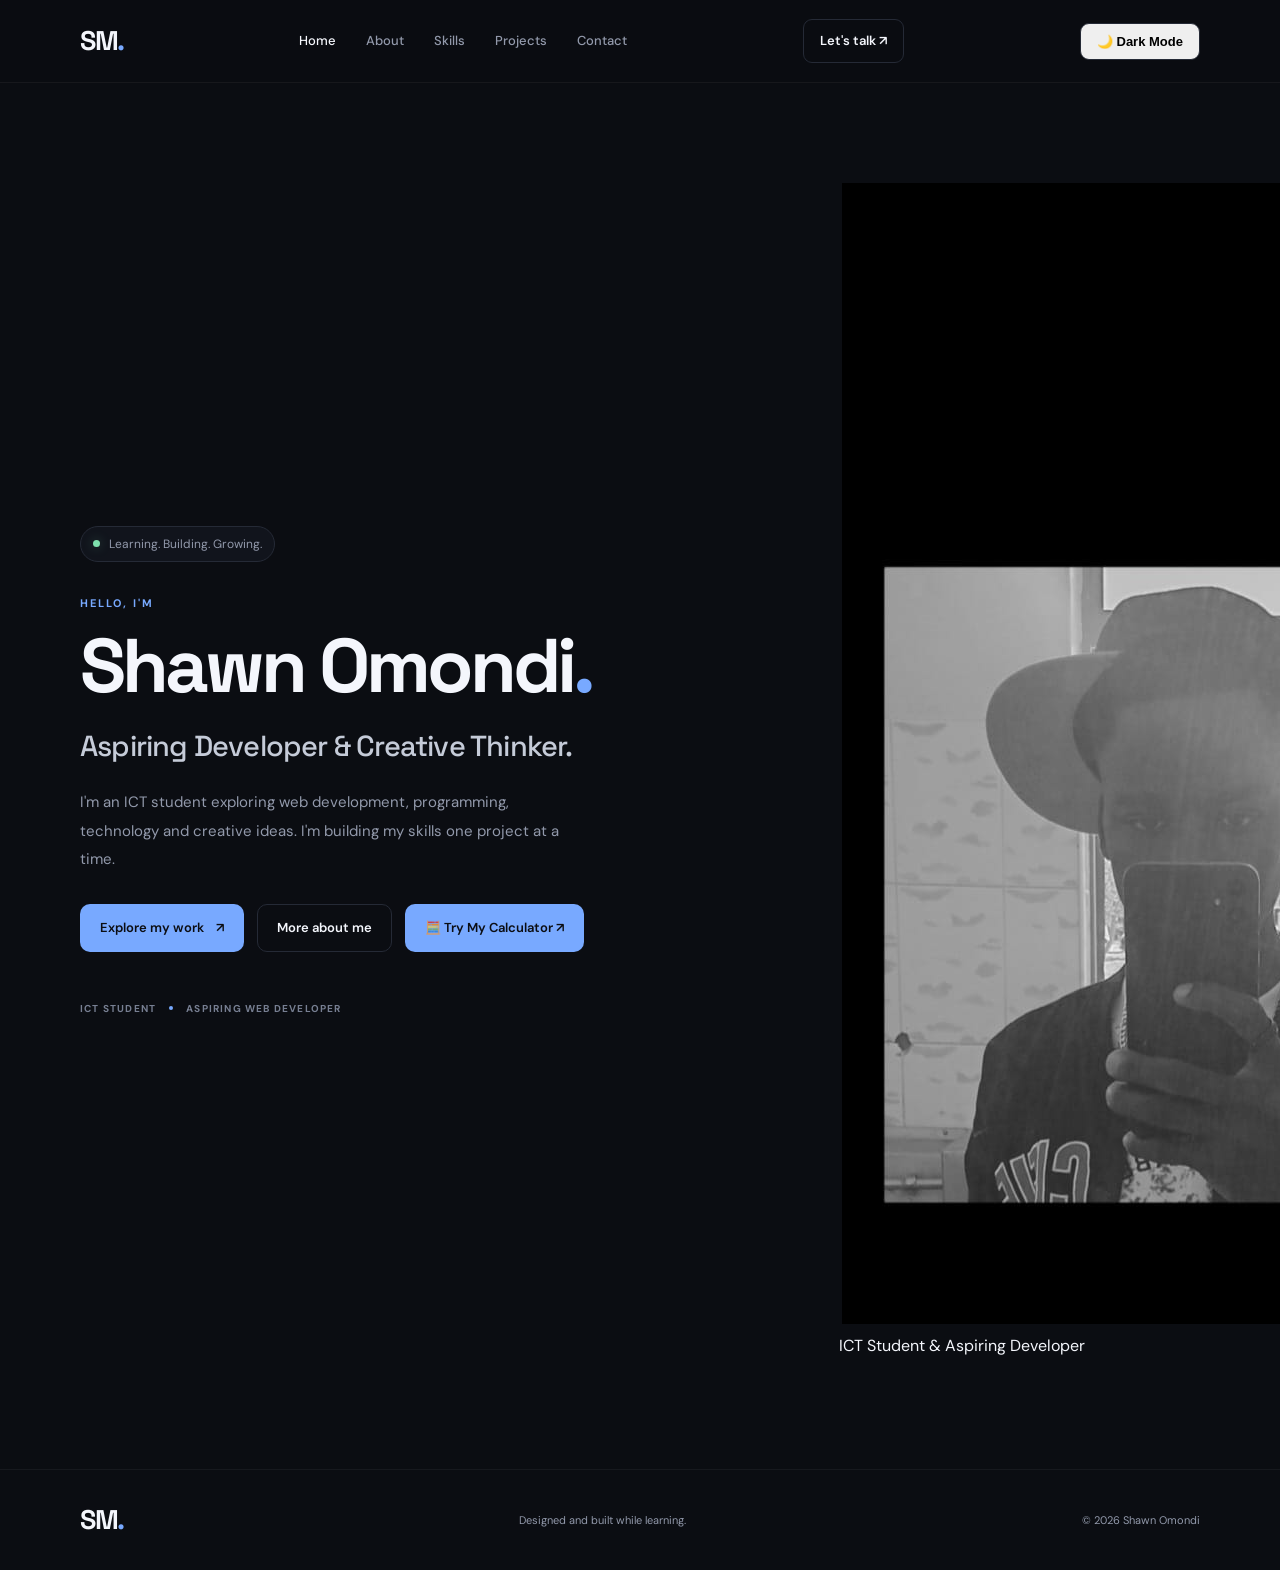
<file: index.html>
<!DOCTYPE html>
<html lang="en">
<head>
    <meta charset="UTF-8">
    <meta name="viewport" content="width=device-width, initial-scale=1.0">

    <meta name="description"
          content="Welcome to Shawn Omondi's personal portfolio.">

    <title>Home | Shawn Omondi</title>

    <link rel="preconnect" href="https://fonts.googleapis.com">
    <link rel="preconnect" href="https://fonts.gstatic.com" crossorigin>

    <link href="https://fonts.googleapis.com/css2?family=DM+Sans:wght@400;500;600;700&family=Space+Grotesk:wght@400;500;600;700&display=swap"
          rel="stylesheet">

    <link rel="stylesheet" href="style.css">
</head>

<body>

    <!-- Website navigation -->
    <header class="header">
        <nav class="navbar container" aria-label="Main navigation">

            <a href="index.html" class="logo">
                SM<span>.</span>
            </a>

            <div class="nav-links">
                <a href="index.html" class="nav-link active">Home</a>
                <a href="about.html" class="nav-link">About</a>
                <a href="skills.html" class="nav-link">Skills</a>
                <a href="projects.html" class="nav-link">Projects</a>
                <a href="contact.html" class="nav-link">Contact</a>
            </div>

            <a href="contact.html" class="nav-button">Let's talk ↗</a>
            <button type="button" id="theme-toggle" class="nav-button">
    🌙 Dark Mode
        </button>

        </nav>
    </header>


    <!-- Main homepage content -->
    <main>

        <section class="hero container" id="home">

            <div class="hero-content">

                <div class="availability">
                    <span class="status-dot"></span>
                    Learning. Building. Growing.
                </div>

                <p class="eyebrow">HELLO, I'M</p>

                <h1>
                    Shawn Omondi<span class="accent">.</span>
                </h1>

                <h2>
                    Aspiring Developer &amp; Creative Thinker.
                </h2>

                <p class="hero-description">
                    I'm an ICT student exploring web development,
                    programming, technology and creative ideas.
                    I'm building my skills one project at a time.
                </p>

                
            <div class="hero-actions">

                <a href="projects.html" class="button button-primary">
                    Explore my work <span>↗</span>
                </a>

                <a href="about.html" class="button button-secondary">
                    More about me
                </a>

                <a href="calculator.html" class="button button-primary">
                    🧮 Try My Calculator ↗
                </a>

            </div>



                <div class="hero-footer">
                    <span>ICT STUDENT</span>
                    <span class="footer-divider"></span>
                    <span>ASPIRING WEB DEVELOPER</span>
                </div>

            </div>


            <!-- Decorative visual -->
          <!-- Profile picture section -->
<div class="hero-visual profile-visual">

    <div class="profile-glow"></div>

    <div class="profile-image-container">

        <img
            src="shawn%20omondi.jpeg"
            alt="Profile picture of Shawn Omondi"
            class="profile-image"
        >

    </div>

    <div class="profile-badge">
        <span class="status-dot"></span>
        ICT Student &amp; Aspiring Developer
    </div>



</div> 

            </div>

        </section>

    </main>


    <!-- Website footer -->
    <footer class="footer">

        <div class="container footer-content">

            <a href="index.html" class="logo">
                SM<span>.</span>
            </a>

            <p>Designed and built while learning.</p>

            <p>&copy; 2026 Shawn Omondi</p>

        </div>

    </footer>

    <script src="coding-lessons/dark-mode.js"></script>
</body>
</html>
</file>
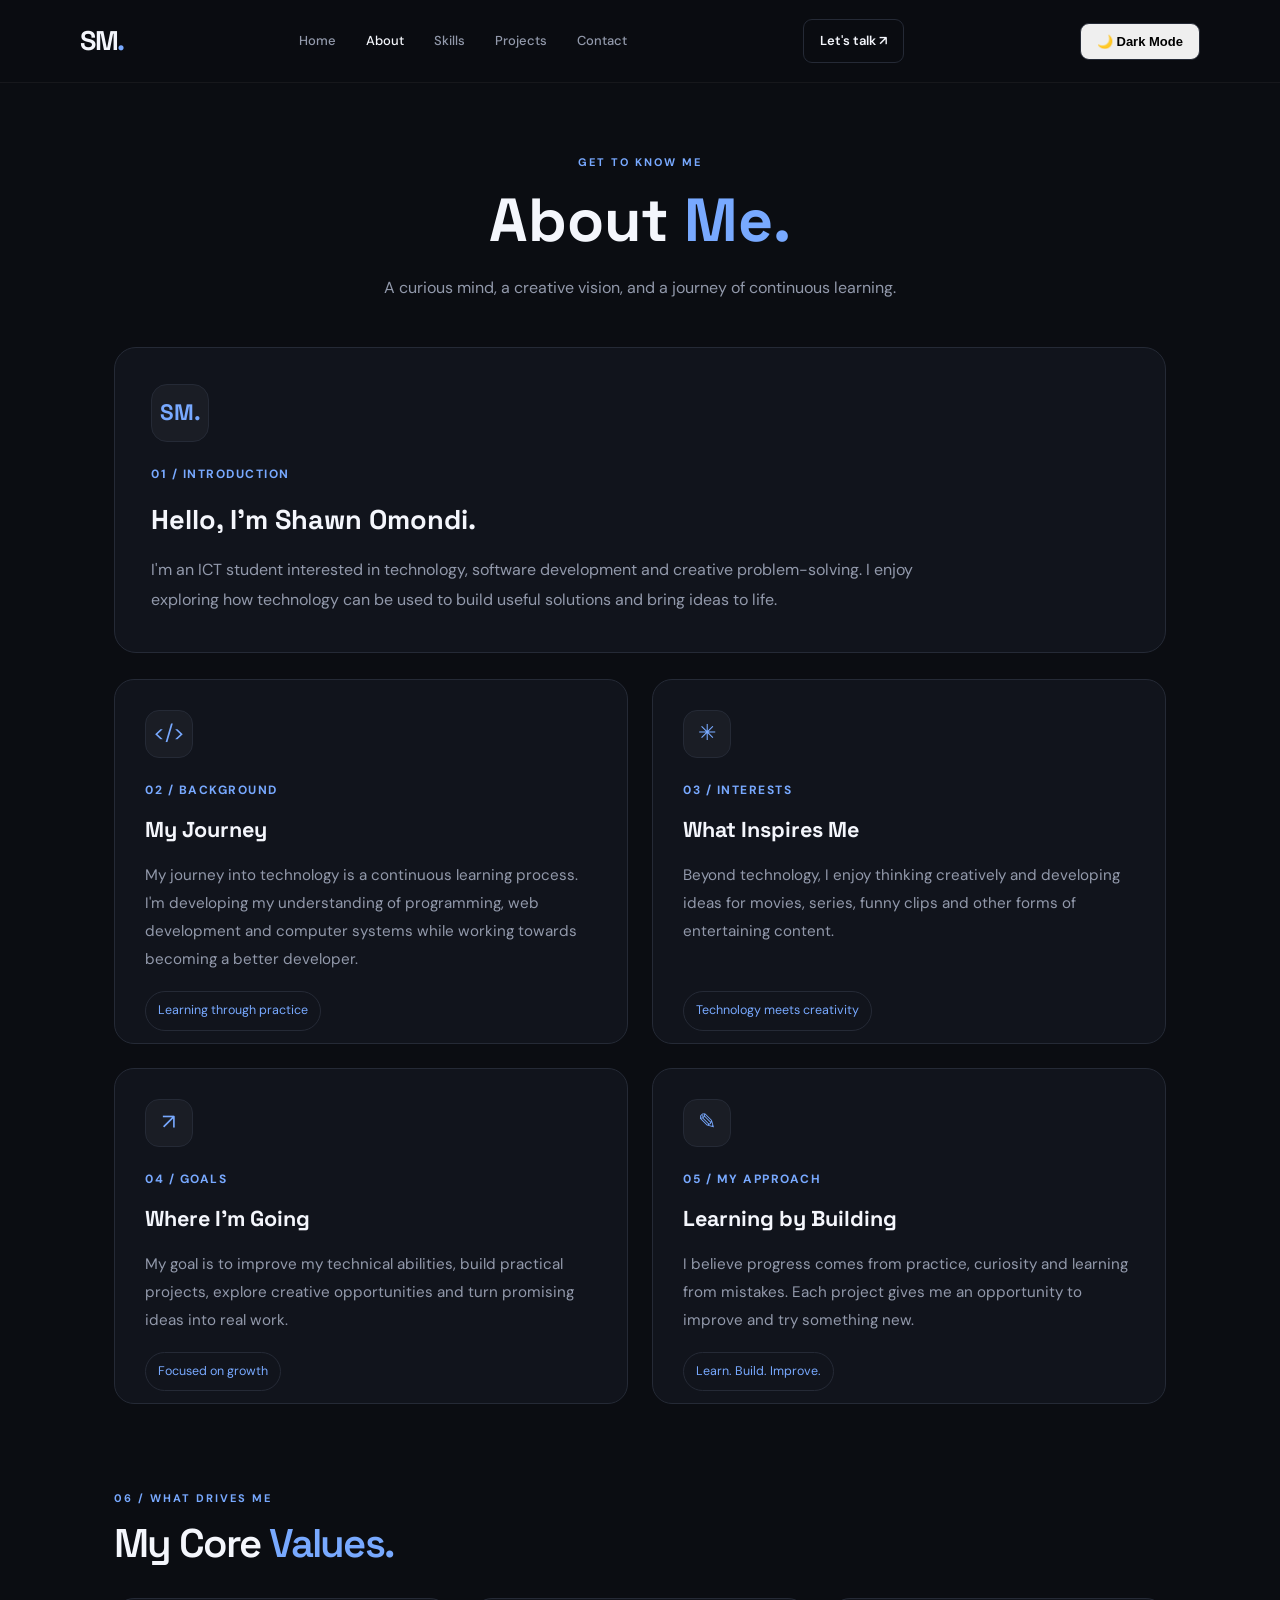
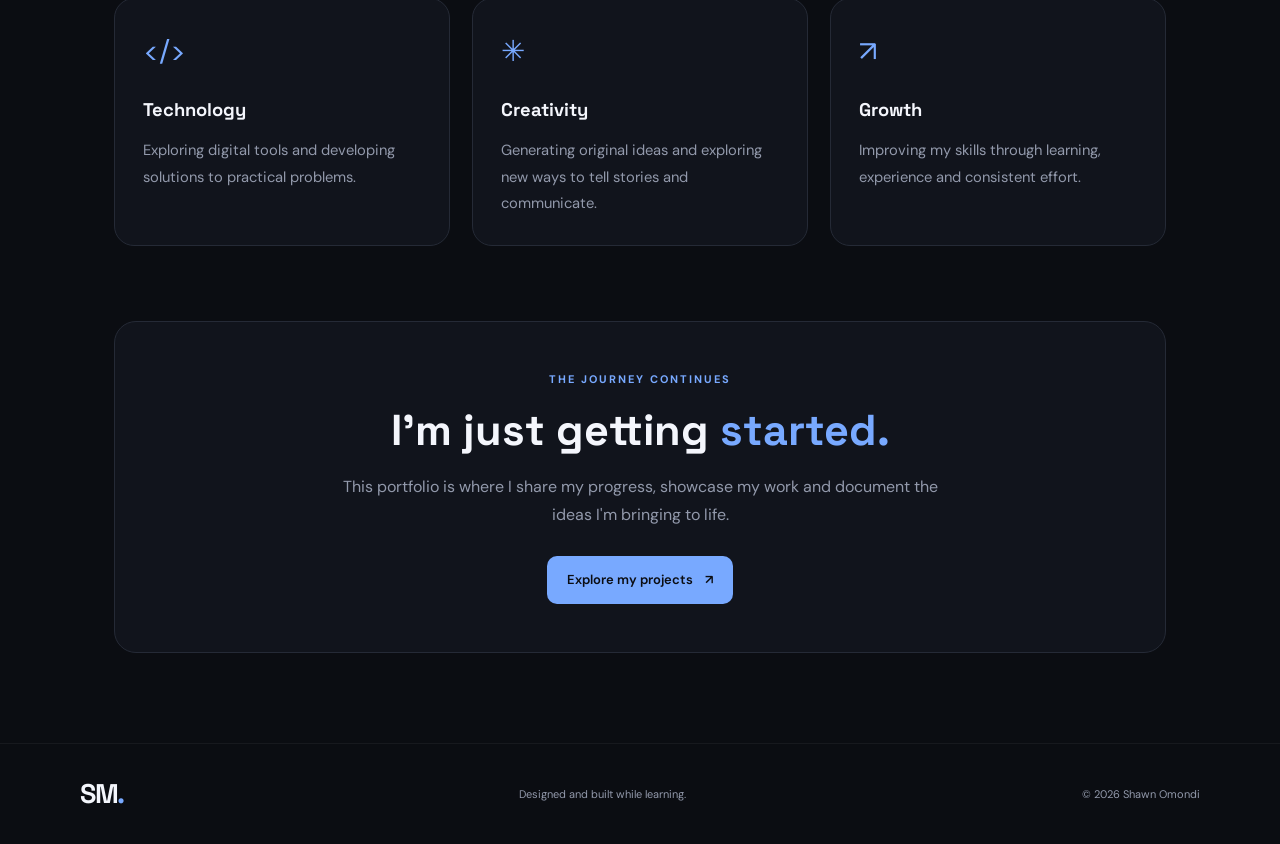
<file: about.html>
<!DOCTYPE html>
<html lang="en">

<head>
    <meta charset="UTF-8">
    <meta name="viewport" content="width=device-width, initial-scale=1.0">

    <meta name="description"
          content="Learn more about Shawn Omondi, an ICT student, aspiring developer and creative thinker.">

    <title>About | Shawn Omondi</title>

    <!-- Google Fonts -->
    <link rel="preconnect" href="https://fonts.googleapis.com">
    <link rel="preconnect" href="https://fonts.gstatic.com" crossorigin>

    <link href="https://fonts.googleapis.com/css2?family=DM+Sans:wght@400;500;600;700&family=Space+Grotesk:wght@400;500;600;700&display=swap"
          rel="stylesheet">

    <!-- Shared stylesheet -->
    <link rel="stylesheet" href="style.css">
</head>

<body>

    <!-- Website navigation -->
    <header class="header">

        <nav class="navbar container" aria-label="Main navigation">

            <a href="index.html" class="logo">
                SM<span>.</span>
            </a>

            <div class="nav-links">
                <a href="index.html" class="nav-link">Home</a>
                <a href="about.html" class="nav-link active">About</a>
                <a href="skills.html" class="nav-link">Skills</a>
                <a href="projects.html" class="nav-link">Projects</a>
                <a href="contact.html" class="nav-link">Contact</a>
            </div>

            <a href="contact.html" class="nav-button">Let's talk ↗</a>
           <button type="button" id="theme-toggle" class="nav-button">
    🌙 Dark Mode
        </button>

        </nav>

    </header>


    <!-- Main About page -->
    <main>

        <section class="about-section container">

            <!-- Page heading -->
            <div class="about-heading">

                <p class="eyebrow">GET TO KNOW ME</p>

                <h1>
                    About <span class="accent">Me.</span>
                </h1>

                <p class="about-intro">
                    A curious mind, a creative vision, and a journey
                    of continuous learning.
                </p>

            </div>


            <!-- Introduction card -->
            <section class="about-main-card">

                <div class="about-card-icon">SM<span>.</span></div>

                <p class="eyebrow">01 / INTRODUCTION</p>

                <h2>Hello, I'm Shawn Omondi.</h2>

                <p>
                    I'm an ICT student interested in technology,
                    software development and creative problem-solving.
                    I enjoy exploring how technology can be used to
                    build useful solutions and bring ideas to life.
                </p>

            </section>


            <!-- Background and interests cards -->
            <div class="about-grid">

                <!-- Background card -->
                <article class="about-info-card">

                    <div class="about-info-icon">&lt;/&gt;</div>

                    <p class="eyebrow">02 / BACKGROUND</p>

                    <h2>My Journey</h2>

                    <p>
                        My journey into technology is a continuous
                        learning process. I'm developing my
                        understanding of programming, web development
                        and computer systems while working towards
                        becoming a better developer.
                    </p>

                    <span class="about-card-label">
                        Learning through practice
                    </span>

                </article>


                <!-- Interests card -->
                <article class="about-info-card">

                    <div class="about-info-icon">✳</div>

                    <p class="eyebrow">03 / INTERESTS</p>

                    <h2>What Inspires Me</h2>

                    <p>
                        Beyond technology, I enjoy thinking creatively
                        and developing ideas for movies, series, funny
                        clips and other forms of entertaining content.
                    </p>

                    <span class="about-card-label">
                        Technology meets creativity
                    </span>

                </article>


                <!-- Goals card -->
                <article class="about-info-card">

                    <div class="about-info-icon">↗</div>

                    <p class="eyebrow">04 / GOALS</p>

                    <h2>Where I'm Going</h2>

                    <p>
                        My goal is to improve my technical abilities,
                        build practical projects, explore creative
                        opportunities and turn promising ideas into
                        real work.
                    </p>

                    <span class="about-card-label">
                        Focused on growth
                    </span>

                </article>


                <!-- Personal approach card -->
                <article class="about-info-card">

                    <div class="about-info-icon">✎</div>

                    <p class="eyebrow">05 / MY APPROACH</p>

                    <h2>Learning by Building</h2>

                    <p>
                        I believe progress comes from practice,
                        curiosity and learning from mistakes.
                        Each project gives me an opportunity to
                        improve and try something new.
                    </p>

                    <span class="about-card-label">
                        Learn. Build. Improve.
                    </span>

                </article>

            </div>


            <!-- Personal values -->
            <section class="about-values">

                <div class="section-heading">

                    <p class="eyebrow">06 / WHAT DRIVES ME</p>

                    <h2>
                        My Core <span class="accent">Values.</span>
                    </h2>

                </div>


                <div class="values-grid">

                    <article class="value-card">

                        <div class="value-icon">&lt;/&gt;</div>

                        <h3>Technology</h3>

                        <p>
                            Exploring digital tools and developing
                            solutions to practical problems.
                        </p>

                    </article>


                    <article class="value-card">

                        <div class="value-icon">✳</div>

                        <h3>Creativity</h3>

                        <p>
                            Generating original ideas and exploring
                            new ways to tell stories and communicate.
                        </p>

                    </article>


                    <article class="value-card">

                        <div class="value-icon">↗</div>

                        <h3>Growth</h3>

                        <p>
                            Improving my skills through learning,
                            experience and consistent effort.
                        </p>

                    </article>

                </div>

            </section>


            <!-- Closing card -->
            <section class="about-closing">

                <p class="eyebrow">THE JOURNEY CONTINUES</p>

                <h2>
                    I'm just getting <span class="accent">started.</span>
                </h2>

                <p>
                    This portfolio is where I share my progress,
                    showcase my work and document the ideas I'm
                    bringing to life.
                </p>

                <a href="projects.html" class="button button-primary">
                    Explore my projects <span>↗</span>
                </a>

            </section>

        </section>

    </main>


    <!-- Website footer -->
    <footer class="footer">

        <div class="container footer-content">

            <a href="index.html" class="logo">
                SM<span>.</span>
            </a>

            <p>Designed and built while learning.</p>

            <p>&copy; 2026 Shawn Omondi</p>

        </div>

    </footer>

    <script src="coding-lessons/dark-mode.js"></script>
</body>

</html>
</file>
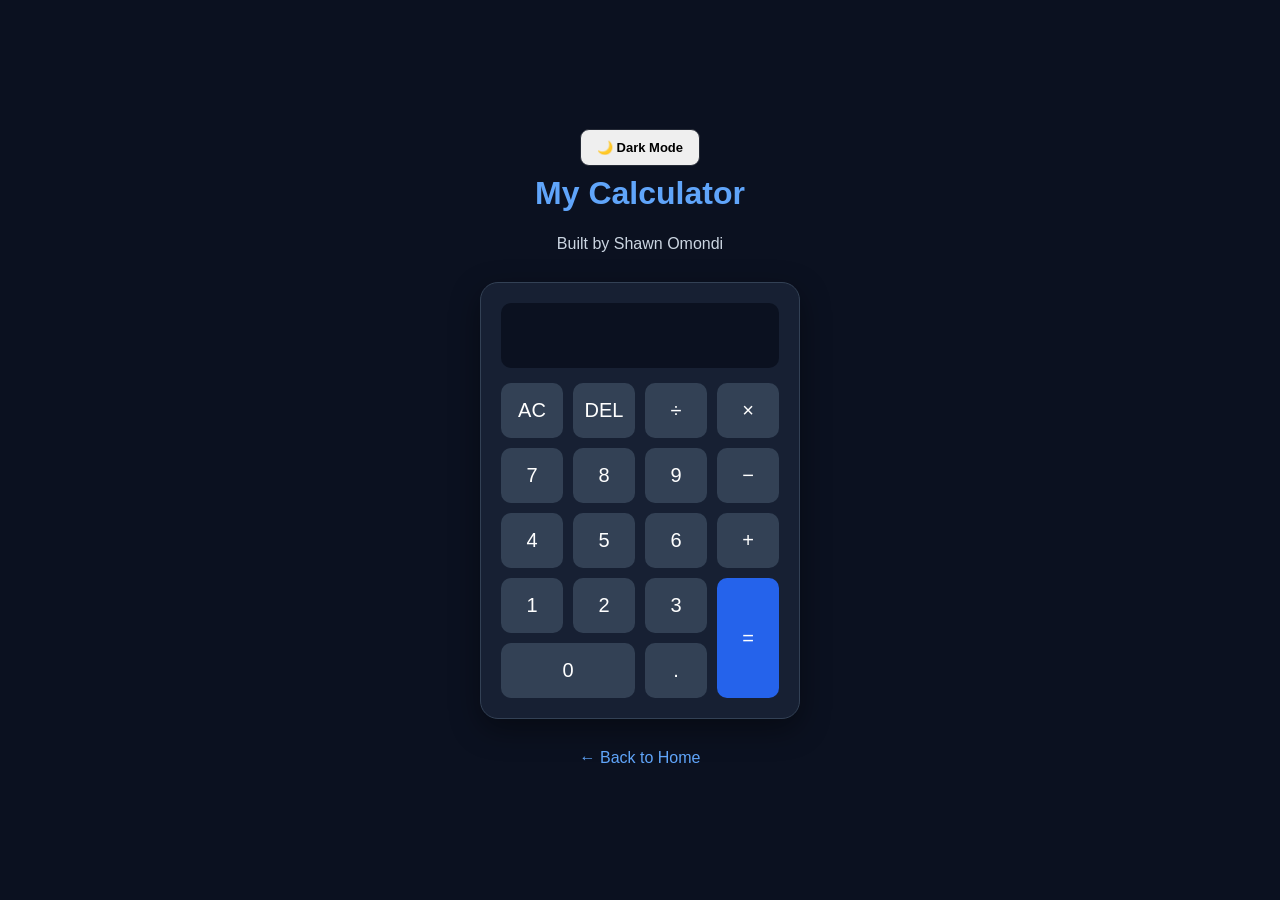
<file: calculator.html>
<!DOCTYPE html>
<html lang="en">
<head>
    <meta charset="UTF-8">
    <meta name="viewport" content="width=device-width, initial-scale=1.0">
    <title>Calculator | Shawn Omondi</title>
    <link rel="stylesheet" href="style.css">
</head>
<body>

<section class="calculator-section">

    <button type="button" id="theme-toggle" class="nav-button">
    🌙 Dark Mode
</button>

    <h1>My Calculator</h1>
    <p>Built by Shawn Omondi</p>

    <div class="calculator">
        <input type="text" id="display" readonly>

        <div class="calculator-buttons">
            <button onclick="clearDisplay()">AC</button>
            <button onclick="deleteLast()">DEL</button>
            <button onclick="appendValue('/')">÷</button>
            <button onclick="appendValue('*')">×</button>

            <button onclick="appendValue('7')">7</button>
            <button onclick="appendValue('8')">8</button>
            <button onclick="appendValue('9')">9</button>
            <button onclick="appendValue('-')">−</button>

            <button onclick="appendValue('4')">4</button>
            <button onclick="appendValue('5')">5</button>
            <button onclick="appendValue('6')">6</button>
            <button onclick="appendValue('+')">+</button>

            <button onclick="appendValue('1')">1</button>
            <button onclick="appendValue('2')">2</button>
            <button onclick="appendValue('3')">3</button>
            <button onclick="calculateResult()" class="equals">=</button>

            <button onclick="appendValue('0')" class="zero">0</button>
            <button onclick="appendValue('.')">.</button>
        </div>
    </div>

    <a href="index.html">← Back to Home</a>
</section>

<script src="calculator.js"></script>
<script src="coding-lessons/dark-mode.js"></script>


</body>
</html>
</file>
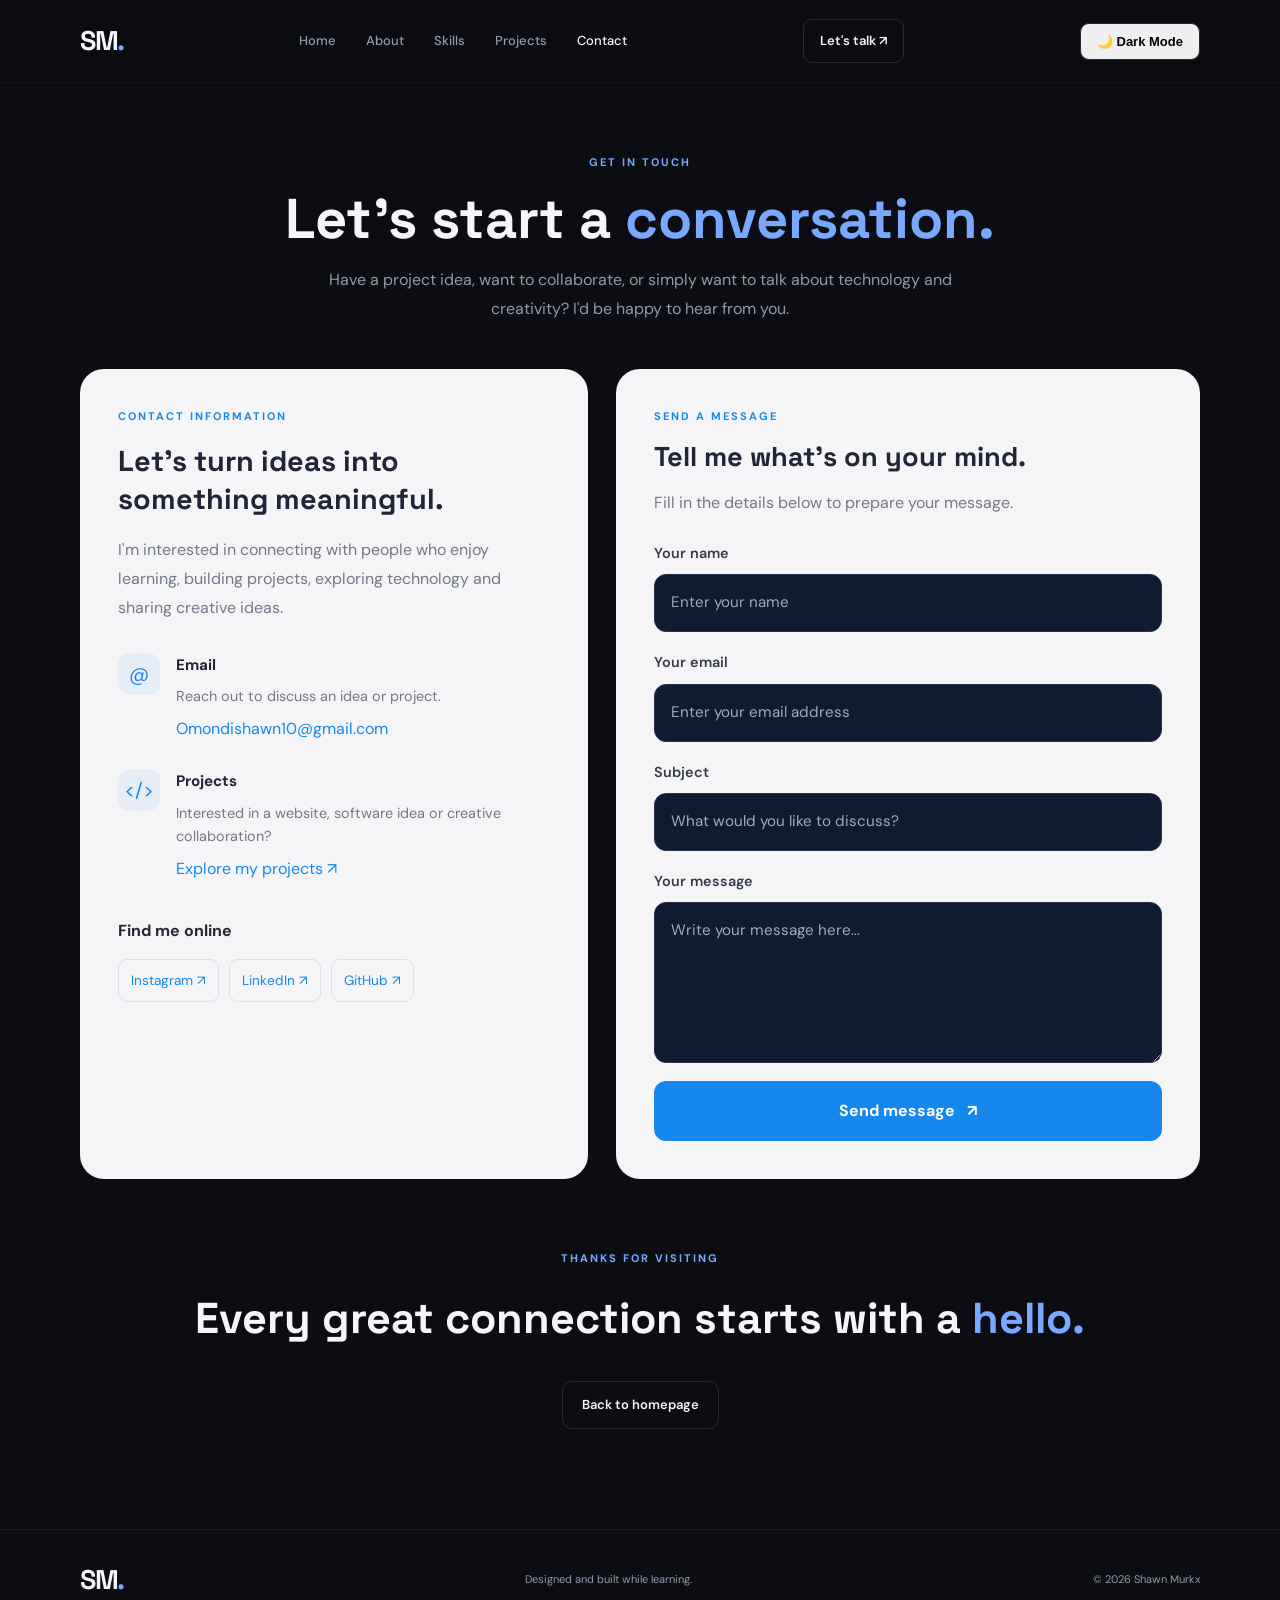
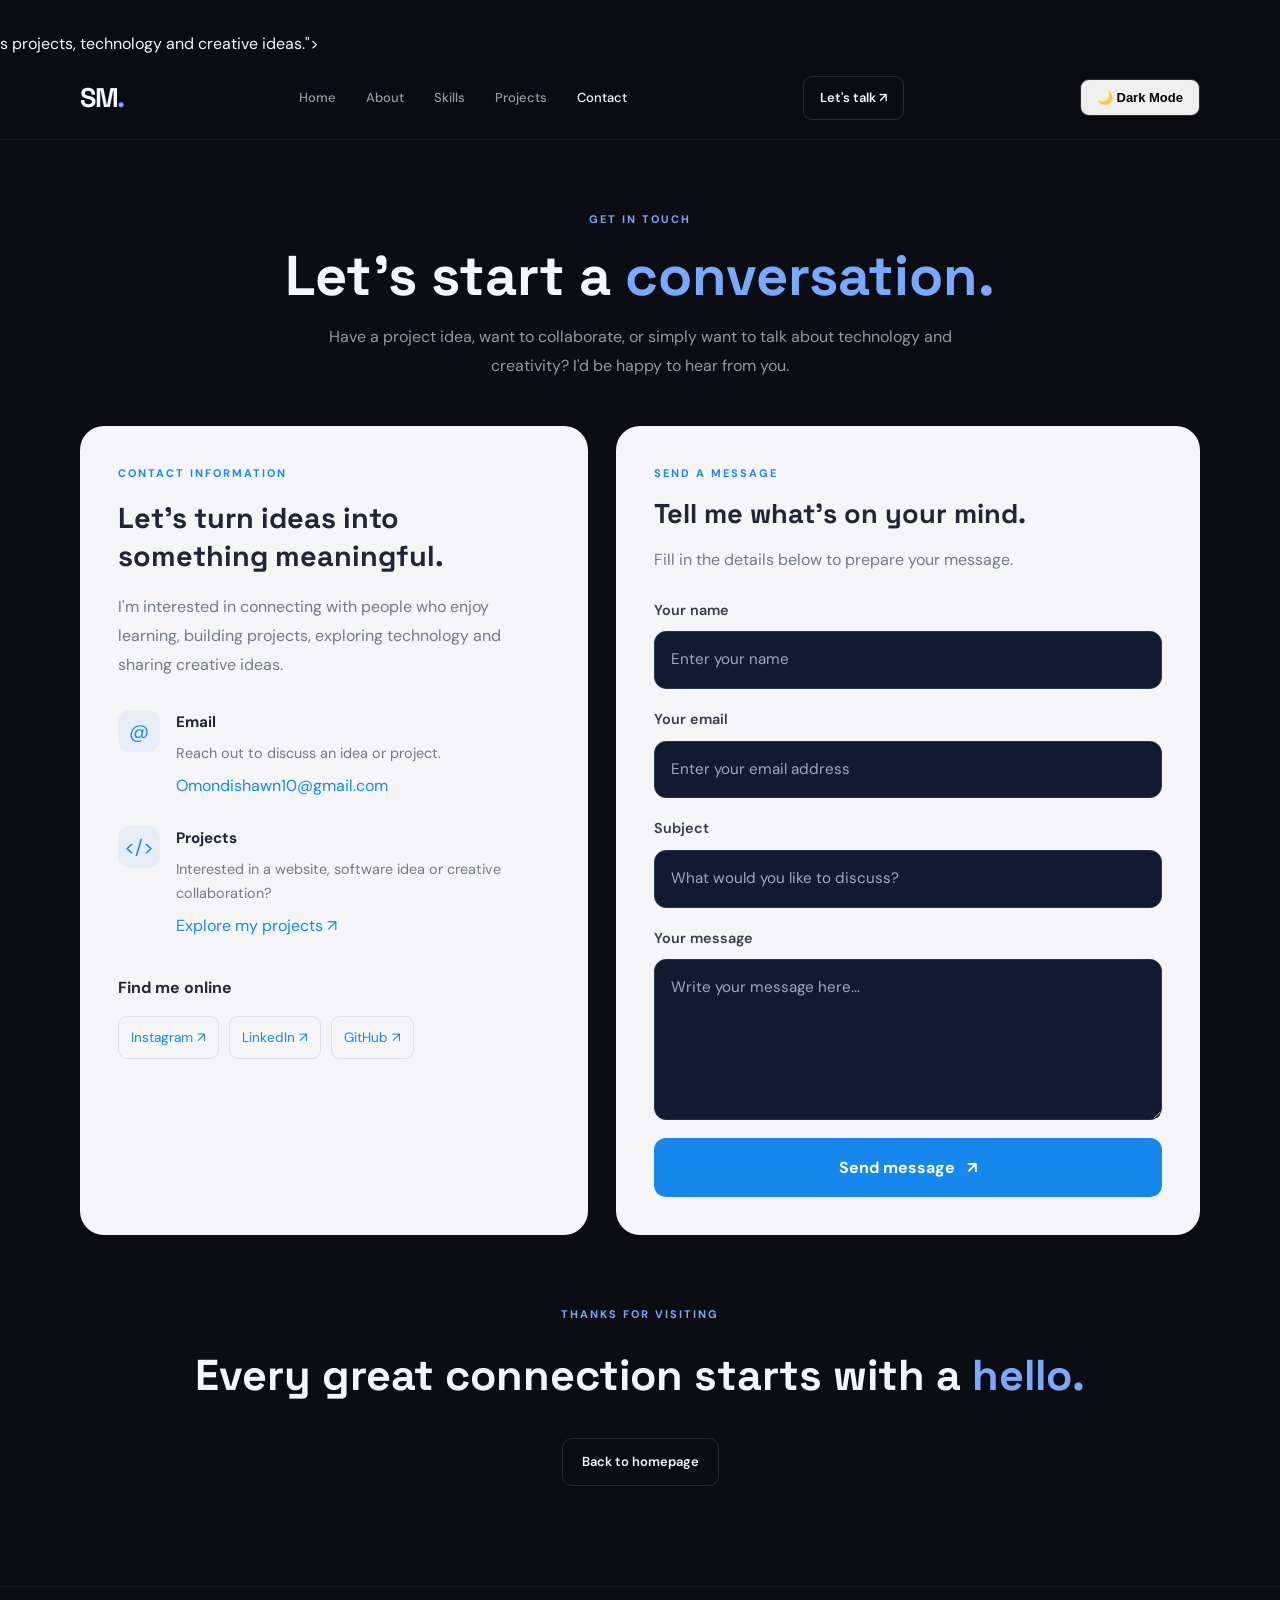
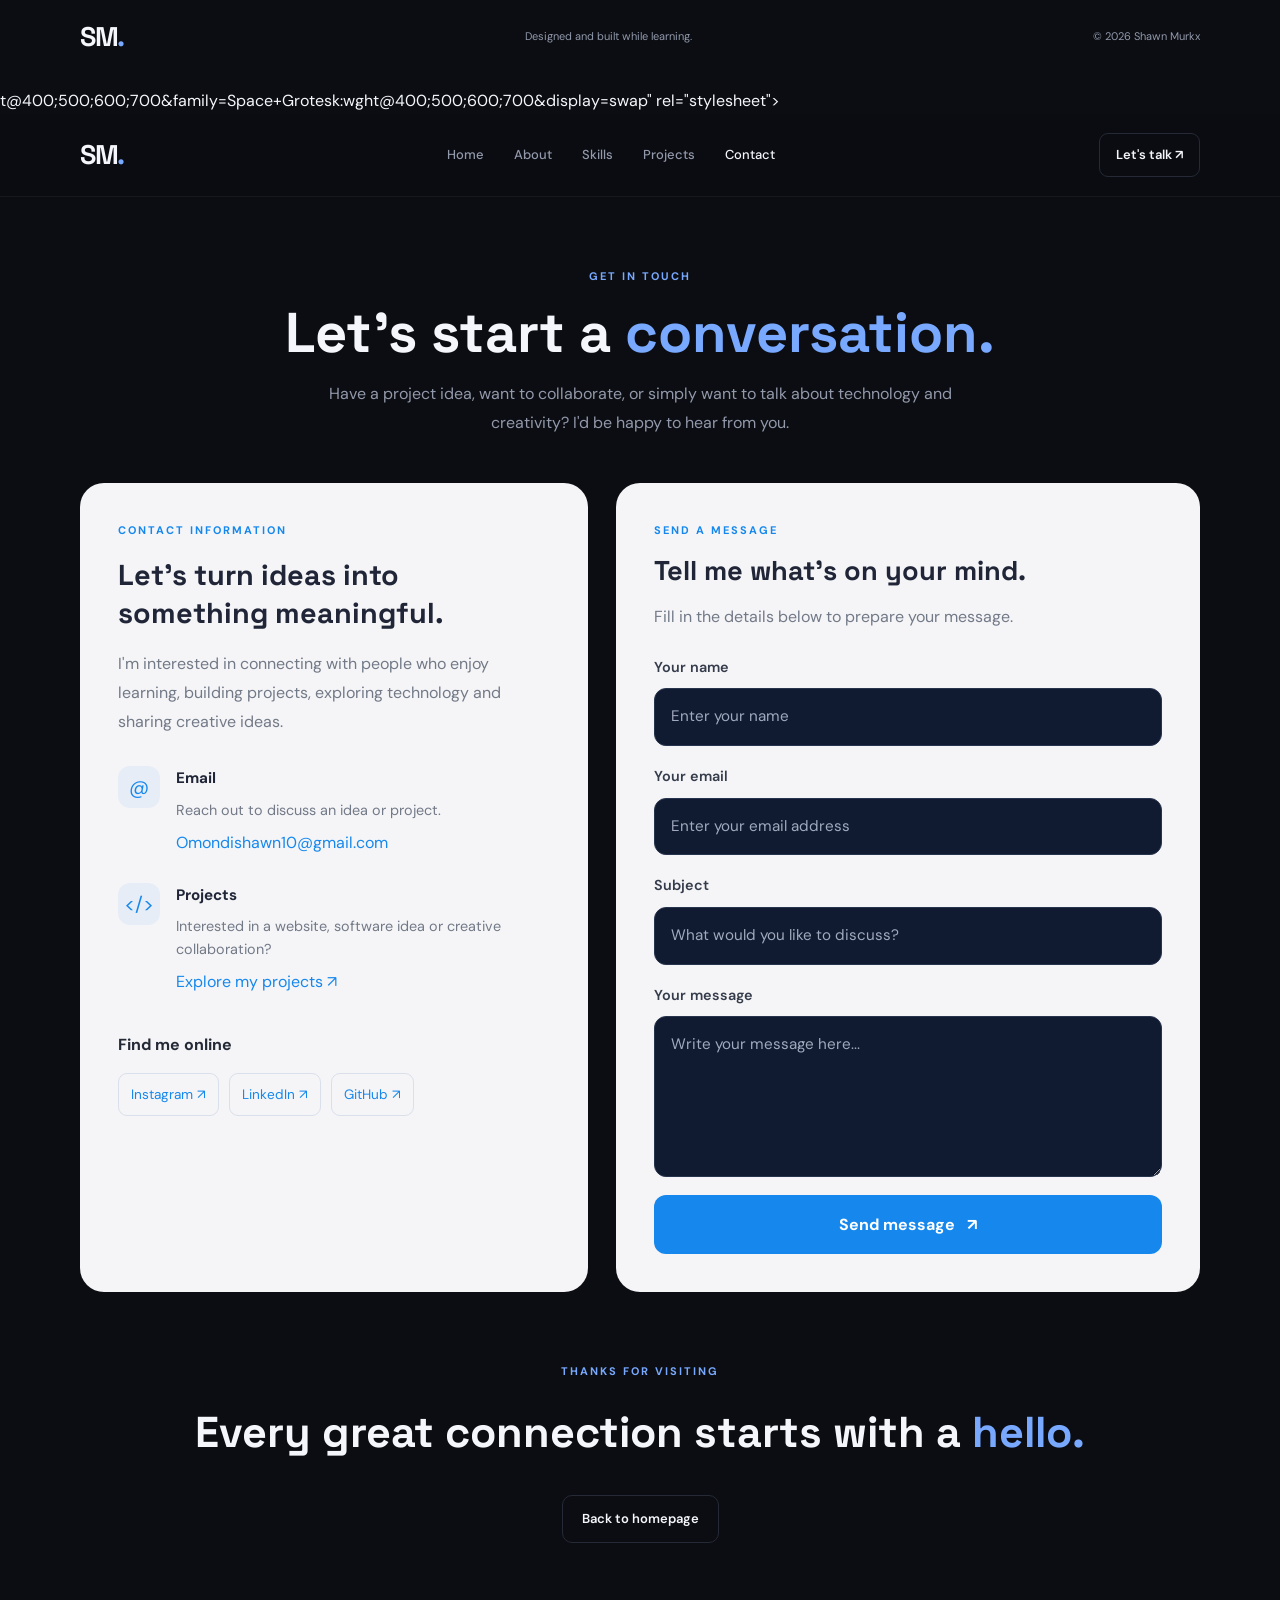
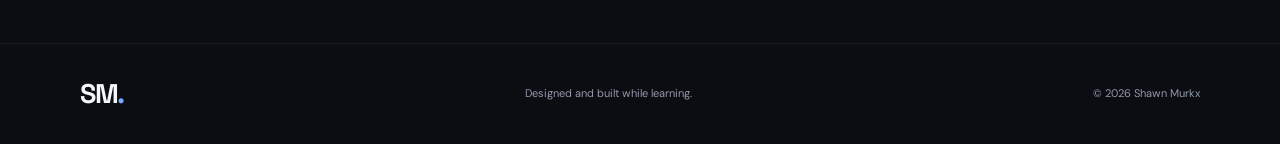
<file: contact.html>
<!DOCTYPE html>
<html lang="en">

<head>
    <meta charset="UTF-8">
    <meta name="viewport" content="width=device-width, initial-scale=1.0">

    <meta name="description"
          content="Contact Shawn Murkx to discuss projects, technology and creative ideas.">

    <title>Contact | Shawn Murkx</title>

    <!-- Google Fonts -->
    <link rel="preconnect" href="https://fonts.googleapis.com">
    <link rel="preconnect" href="https://fonts.gstatic.com" crossorigin>

    <link href="https://fonts.googleapis.com/css2?family=DM+Sans:wgh<!DOCTYPE html>
<html lang="en">

<head>
    <meta charset="UTF-8">
    <meta name="viewport" content="width=device-width, initial-scale=1.0">

    <meta name="description"
          content="Contact Shawn Murkx to discus<!DOCTYPE html>
<html lang="en">

<head>
    <meta charset="UTF-8">
    <meta name="viewport" content="width=device-width, initial-scale=1.0">

    <meta name="description"
          content="Contact Shawn Murkx to discuss projects, technology and creative ideas.">

    <title>Contact | Shawn Murkx</title>

    <!-- Google Fonts -->
    <link rel="preconnect" href="https://fonts.googleapis.com">
    <link rel="preconnect" href="https://fonts.gstatic.com" crossorigin>

    <link href="https://fonts.googleapis.com/css2?family=DM+Sans:wght@400;500;600;700&family=Space+Grotesk:wght@400;500;600;700&display=swap"
          rel="stylesheet">

    <!-- Shared stylesheet -->
    <link rel="stylesheet" href="style.css">
</head>

<body>

    <!-- Website navigation -->
    <header class="header">

        <nav class="navbar container" aria-label="Main navigation">

            <a href="index.html" class="logo">
                SM<span>.</span>
            </a>

            <div class="nav-links">
                <a href="index.html" class="nav-link">Home</a>
                <a href="about.html" class="nav-link">About</a>
                <a href="skills.html" class="nav-link">Skills</a>
                <a href="projects.html" class="nav-link">Projects</a>
                <a href="contact.html" class="nav-link active">Contact</a>
            </div>

            <a href="contact.html" class="nav-button">Let's talk ↗</a>

           <button type="button" id="theme-toggle" class="nav-button">
          🌙 Dark Mode
          </button>
        </nav>

    </header>


    <main>

        <section class="contact-section container">

            <div class="contact-heading">

                <p class="eyebrow">GET IN TOUCH</p>

                <h1>
                    Let's start a <span class="accent">conversation.</span>
                </h1>

                <p class="contact-intro">
                    Have a project idea, want to collaborate, or simply
                    want to talk about technology and creativity?
                    I'd be happy to hear from you.
                </p>

            </div>


            <!-- Contact content -->
            <div class="contact-layout">


                <!-- Contact information -->
                <div class="contact-info">

                    <p class="eyebrow">CONTACT INFORMATION</p>

                    <h2>
                        Let's turn ideas into something meaningful.
                    </h2>

                    <p class="contact-description">
                        I'm interested in connecting with people who
                        enjoy learning, building projects, exploring
                        technology and sharing creative ideas.
                    </p>


                    <!-- Email contact -->
                    <div class="contact-item">

                        <div class="contact-icon">@</div>

                        <div>
                            <h3>Email</h3>
                            <p>Reach out to discuss an idea or project.</p>

                            <!-- Replace the placeholder email -->
                            <a href="mailto:YOUR_EMAIL@example.com">
                             Omondishawn10@gmail.com
                            </a>
                        </div>

                    </div>


                    <!-- Project discussions -->
                    <div class="contact-item">

                        <div class="contact-icon">&lt;/&gt;</div>

                        <div>
                            <h3>Projects</h3>
                            <p>
                                Interested in a website, software idea
                                or creative collaboration?
                            </p>

                            <a href="projects.html">
                                Explore my projects ↗
                            </a>
                        </div>

                    </div>


                    <!-- Social links -->
                    <div class="social-section">

                        <h3>Find me online</h3>

                        <div class="social-links">

                            <!-- Replace # with your actual profile links -->
                            <a href="#" class="social-link">
                                Instagram ↗
                            </a>

                            <a href="#" class="social-link">
                                LinkedIn ↗
                            </a>

                            <a href="#" class="social-link">
                                GitHub ↗
                            </a>

                        </div>

                    </div>

                </div>


                <!-- Contact form -->
                <div class="contact-form-card">

                    <p class="eyebrow">SEND A MESSAGE</p>

                    <h2>Tell me what's on your mind.</h2>

                    <p class="form-description">
                        Fill in the details below to prepare your message.
                    </p>

                  <form action="https://formspree.io/f/xwllvkey" method="POST">

                        <!-- Name -->
                        <div class="form-group">

                            <label for="name">Your name</label>

                            <input
                                type="text"
                                id="name"
                                name="name"
                                placeholder="Enter your name"
                                autocomplete="name"
                                required
                            >

                        </div>


                        <!-- Email -->
                        <div class="form-group">

                            <label for="email">Your email</label>

                            <input
                                type="email"
                                id="email"
                                name="email"
                                placeholder="Enter your email address"
                                autocomplete="email"
                                required
                            >

                        </div>


                        <!-- Subject -->
                        <div class="form-group">

                            <label for="subject">Subject</label>

                            <input
                                type="text"
                                id="subject"
                                name="subject"
                                placeholder="What would you like to discuss?"
                                required
                            >

                        </div>


                        <div class="form-group">

                            <label for="message">Your message</label>

                            <textarea
                                id="message"
                                name="message"
                                rows="5"
                                placeholder="Write your message here..."
                                required
                            ></textarea>

                        </div>


                        <button
                            type="submit"
                            class="button button-primary form-submit"
                        >
                            Send message <span>↗</span>
                        </button>


                    </form>
                    <p id="form-status" class="form-status" aria-live="polite"></p>

                </div>

            </div>


            <section class="contact-closing">

                <p class="eyebrow">THANKS FOR VISITING</p>

                <h2>
                    Every great connection starts with a <span class="accent">hello.</span>
                </h2>

                <a href="index.html" class="button button-secondary">
                    Back to homepage
                </a>

            </section>

        </section>

    </main>


    <footer class="footer">

        <div class="container footer-content">

            <a href="index.html" class="logo">
                SM<span>.</span>
            </a>

            <p>Designed and built while learning.</p>

            <p>&copy; 2026 Shawn Murkx</p>

        </div>

    </footer>
   <script>
    const contactForm = document.querySelector(".contact-form-card form");
    const formStatus = document.getElementById("form-status");
    const submitButton = contactForm.querySelector('button[type="submit"]');

    contactForm.addEventListener("submit", async function (event) {
        event.preventDefault();

        formStatus.textContent = "Sending your message...";
        submitButton.disabled = true;

        try {
            const response = await fetch(contactForm.action, {
                method: "POST",
                body: new FormData(contactForm),
                headers: {
                    "Accept": "application/json"
                }
            });

            if (response.ok) {
                formStatus.textContent = "Message sent successfully! Thank you for reaching out. I'll get back to you soon.";
                contactForm.reset();
            } else {
                formStatus.textContent = "Sorry, your message could not be sent. Please try again.";
            }
        } catch (error) {
            formStatus.textContent = "A connection error occurred. Please check your internet and try again.";
        } finally {
            submitButton.disabled = false;
        }
    });
</script>  
<script src="coding-lessons/dark-mode.js"></script> 
</body>
</html>s projects, technology and creative ideas.">

    <title>Contact | Shawn Murkx</title>

    <!-- Google Fonts -->
    <link rel="preconnect" href="https://fonts.googleapis.com">
    <link rel="preconnect" href="https://fonts.gstatic.com" crossorigin>

    <link href="https://fonts.googleapis.com/css2?family=DM+Sans:wght@400;500;600;700&family=Space+Grotesk:wght@400;500;600;700&display=swap"
          rel="stylesheet">

    <!-- Shared stylesheet -->
    <link rel="stylesheet" href="style.css">
</head>

<body>

    <!-- Website navigation -->
    <header class="header">

        <nav class="navbar container" aria-label="Main navigation">

            <a href="index.html" class="logo">
                SM<span>.</span>
            </a>

            <div class="nav-links">
                <a href="index.html" class="nav-link">Home</a>
                <a href="about.html" class="nav-link">About</a>
                <a href="skills.html" class="nav-link">Skills</a>
                <a href="projects.html" class="nav-link">Projects</a>
                <a href="contact.html" class="nav-link active">Contact</a>
            </div>

            <a href="contact.html" class="nav-button">Let's talk ↗</a>

           <button type="button" id="theme-toggle" class="nav-button">
          🌙 Dark Mode
          </button>
        </nav>

    </header>


    <main>

        <section class="contact-section container">

            <div class="contact-heading">

                <p class="eyebrow">GET IN TOUCH</p>

                <h1>
                    Let's start a <span class="accent">conversation.</span>
                </h1>

                <p class="contact-intro">
                    Have a project idea, want to collaborate, or simply
                    want to talk about technology and creativity?
                    I'd be happy to hear from you.
                </p>

            </div>


            <!-- Contact content -->
            <div class="contact-layout">


                <!-- Contact information -->
                <div class="contact-info">

                    <p class="eyebrow">CONTACT INFORMATION</p>

                    <h2>
                        Let's turn ideas into something meaningful.
                    </h2>

                    <p class="contact-description">
                        I'm interested in connecting with people who
                        enjoy learning, building projects, exploring
                        technology and sharing creative ideas.
                    </p>


                    <!-- Email contact -->
                    <div class="contact-item">

                        <div class="contact-icon">@</div>

                        <div>
                            <h3>Email</h3>
                            <p>Reach out to discuss an idea or project.</p>

                            <!-- Replace the placeholder email -->
                            <a href="mailto:YOUR_EMAIL@example.com">
                             Omondishawn10@gmail.com
                            </a>
                        </div>

                    </div>


                    <!-- Project discussions -->
                    <div class="contact-item">

                        <div class="contact-icon">&lt;/&gt;</div>

                        <div>
                            <h3>Projects</h3>
                            <p>
                                Interested in a website, software idea
                                or creative collaboration?
                            </p>

                            <a href="projects.html">
                                Explore my projects ↗
                            </a>
                        </div>

                    </div>


                    <!-- Social links -->
                    <div class="social-section">

                        <h3>Find me online</h3>

                        <div class="social-links">

                            <!-- Replace # with your actual profile links -->
                            <a href="#" class="social-link">
                                Instagram ↗
                            </a>

                            <a href="#" class="social-link">
                                LinkedIn ↗
                            </a>

                            <a href="#" class="social-link">
                                GitHub ↗
                            </a>

                        </div>

                    </div>

                </div>


                <!-- Contact form -->
                <div class="contact-form-card">

                    <p class="eyebrow">SEND A MESSAGE</p>

                    <h2>Tell me what's on your mind.</h2>

                    <p class="form-description">
                        Fill in the details below to prepare your message.
                    </p>

                  <form action="https://formspree.io/f/xwllvkey" method="POST">

                        <!-- Name -->
                        <div class="form-group">

                            <label for="name">Your name</label>

                            <input
                                type="text"
                                id="name"
                                name="name"
                                placeholder="Enter your name"
                                autocomplete="name"
                                required
                            >

                        </div>


                        <!-- Email -->
                        <div class="form-group">

                            <label for="email">Your email</label>

                            <input
                                type="email"
                                id="email"
                                name="email"
                                placeholder="Enter your email address"
                                autocomplete="email"
                                required
                            >

                        </div>


                        <!-- Subject -->
                        <div class="form-group">

                            <label for="subject">Subject</label>

                            <input
                                type="text"
                                id="subject"
                                name="subject"
                                placeholder="What would you like to discuss?"
                                required
                            >

                        </div>


                        <div class="form-group">

                            <label for="message">Your message</label>

                            <textarea
                                id="message"
                                name="message"
                                rows="5"
                                placeholder="Write your message here..."
                                required
                            ></textarea>

                        </div>


                        <button
                            type="submit"
                            class="button button-primary form-submit"
                        >
                            Send message <span>↗</span>
                        </button>


                    </form>
                    <p id="form-status" class="form-status" aria-live="polite"></p>

                </div>

            </div>


            <section class="contact-closing">

                <p class="eyebrow">THANKS FOR VISITING</p>

                <h2>
                    Every great connection starts with a <span class="accent">hello.</span>
                </h2>

                <a href="index.html" class="button button-secondary">
                    Back to homepage
                </a>

            </section>

        </section>

    </main>


    <footer class="footer">

        <div class="container footer-content">

            <a href="index.html" class="logo">
                SM<span>.</span>
            </a>

            <p>Designed and built while learning.</p>

            <p>&copy; 2026 Shawn Murkx</p>

        </div>

    </footer>
   <script>
    const contactForm = document.querySelector(".contact-form-card form");
    const formStatus = document.getElementById("form-status");
    const submitButton = contactForm.querySelector('button[type="submit"]');

    contactForm.addEventListener("submit", async function (event) {
        event.preventDefault();

        formStatus.textContent = "Sending your message...";
        submitButton.disabled = true;

        try {
            const response = await fetch(contactForm.action, {
                method: "POST",
                body: new FormData(contactForm),
                headers: {
                    "Accept": "application/json"
                }
            });

            if (response.ok) {
                formStatus.textContent = "Message sent successfully! Thank you for reaching out. I'll get back to you soon.";
                contactForm.reset();
            } else {
                formStatus.textContent = "Sorry, your message could not be sent. Please try again.";
            }
        } catch (error) {
            formStatus.textContent = "A connection error occurred. Please check your internet and try again.";
        } finally {
            submitButton.disabled = false;
        }
    });
</script>  
<script src="coding-lessons/dark-mode.js"></script> 
</body>
</html>t@400;500;600;700&family=Space+Grotesk:wght@400;500;600;700&display=swap"
          rel="stylesheet">

    <!-- Shared stylesheet -->
    <link rel="stylesheet" href="style.css">
</head>

<body>

    <!-- Website navigation -->
    <header class="header">

        <nav class="navbar container" aria-label="Main navigation">

            <a href="index.html" class="logo">
                SM<span>.</span>
            </a>

            <div class="nav-links">
                <a href="index.html" class="nav-link">Home</a>
                <a href="about.html" class="nav-link">About</a>
                <a href="skills.html" class="nav-link">Skills</a>
                <a href="projects.html" class="nav-link">Projects</a>
                <a href="contact.html" class="nav-link active">Contact</a>
            </div>

            <a href="contact.html" class="nav-button">Let's talk ↗</a>

        </nav>

    </header>


    <!-- Main contact page -->
    <main>

        <section class="contact-section container">

            <!-- Page introduction -->
            <div class="contact-heading">

                <p class="eyebrow">GET IN TOUCH</p>

                <h1>
                    Let's start a <span class="accent">conversation.</span>
                </h1>

                <p class="contact-intro">
                    Have a project idea, want to collaborate, or simply
                    want to talk about technology and creativity?
                    I'd be happy to hear from you.
                </p>

            </div>


            <!-- Contact content -->
            <div class="contact-layout">


                <!-- Contact information -->
                <div class="contact-info">

                    <p class="eyebrow">CONTACT INFORMATION</p>

                    <h2>
                        Let's turn ideas into something meaningful.
                    </h2>

                    <p class="contact-description">
                        I'm interested in connecting with people who
                        enjoy learning, building projects, exploring
                        technology and sharing creative ideas.
                    </p>


                    <!-- Email contact -->
                    <div class="contact-item">

                        <div class="contact-icon">@</div>

                        <div>
                            <h3>Email</h3>
                            <p>Reach out to discuss an idea or project.</p>

                            <!-- Replace the placeholder email -->
                            <a href="mailto:YOUR_EMAIL@example.com">
                             Omondishawn10@gmail.com
                            </a>
                        </div>

                    </div>


                    <!-- Project discussions -->
                    <div class="contact-item">

                        <div class="contact-icon">&lt;/&gt;</div>

                        <div>
                            <h3>Projects</h3>
                            <p>
                                Interested in a website, software idea
                                or creative collaboration?
                            </p>

                            <a href="projects.html">
                                Explore my projects ↗
                            </a>
                        </div>

                    </div>


                    <!-- Social links -->
                    <div class="social-section">

                        <h3>Find me online</h3>

                        <div class="social-links">

                            <!-- Replace # with your actual profile links -->
                            <a href="#" class="social-link">
                                Instagram ↗
                            </a>

                            <a href="#" class="social-link">
                                LinkedIn ↗
                            </a>

                            <a href="#" class="social-link">
                                GitHub ↗
                            </a>

                        </div>

                    </div>

                </div>


                <!-- Contact form -->
                <div class="contact-form-card">

                    <p class="eyebrow">SEND A MESSAGE</p>

                    <h2>Tell me what's on your mind.</h2>

                    <p class="form-description">
                        Fill in the details below to prepare your message.
                    </p>

                  <form action="https://formspree.io/f/xwllvkey" method="POST">

                        <!-- Name -->
                        <div class="form-group">

                            <label for="name">Your name</label>

                            <input
                                type="text"
                                id="name"
                                name="name"
                                placeholder="Enter your name"
                                autocomplete="name"
                                required
                            >

                        </div>


                        <!-- Email -->
                        <div class="form-group">

                            <label for="email">Your email</label>

                            <input
                                type="email"
                                id="email"
                                name="email"
                                placeholder="Enter your email address"
                                autocomplete="email"
                                required
                            >

                        </div>


                        <!-- Subject -->
                        <div class="form-group">

                            <label for="subject">Subject</label>

                            <input
                                type="text"
                                id="subject"
                                name="subject"
                                placeholder="What would you like to discuss?"
                                required
                            >

                        </div>


                        <!-- Message -->
                        <div class="form-group">

                            <label for="message">Your message</label>

                            <textarea
                                id="message"
                                name="message"
                                rows="5"
                                placeholder="Write your message here..."
                                required
                            ></textarea>

                        </div>


                        <!-- Submit button -->
                        <button
                            type="submit"
                            class="button button-primary form-submit"
                        >
                            Send message <span>↗</span>
                        </button>


                    </form>
                    <p id="form-status" class="form-status" aria-live="polite"></p>

                </div>

            </div>


            <!-- Closing section -->
            <section class="contact-closing">

                <p class="eyebrow">THANKS FOR VISITING</p>

                <h2>
                    Every great connection starts with a <span class="accent">hello.</span>
                </h2>

                <a href="index.html" class="button button-secondary">
                    Back to homepage
                </a>

            </section>

        </section>

    </main>


    <!-- Website footer -->
    <footer class="footer">

        <div class="container footer-content">

            <a href="index.html" class="logo">
                SM<span>.</span>
            </a>

            <p>Designed and built while learning.</p>

            <p>&copy; 2026 Shawn Murkx</p>

        </div>

    </footer>
   <script>
    const contactForm = document.querySelector(".contact-form-card form");
    const formStatus = document.getElementById("form-status");
    const submitButton = contactForm.querySelector('button[type="submit"]');

    contactForm.addEventListener("submit", async function (event) {
        event.preventDefault();

        formStatus.textContent = "Sending your message...";
        submitButton.disabled = true;

        try {
            const response = await fetch(contactForm.action, {
                method: "POST",
                body: new FormData(contactForm),
                headers: {
                    "Accept": "application/json"
                }
            });

            if (response.ok) {
                formStatus.textContent = "Message sent successfully! Thank you for reaching out. I'll get back to you soon.";
                contactForm.reset();
            } else {
                formStatus.textContent = "Sorry, your message could not be sent. Please try again.";
            }
        } catch (error) {
            formStatus.textContent = "A connection error occurred. Please check your internet and try again.";
        } finally {
            submitButton.disabled = false;
        }
    });
</script>

</body>
</html>
</file>
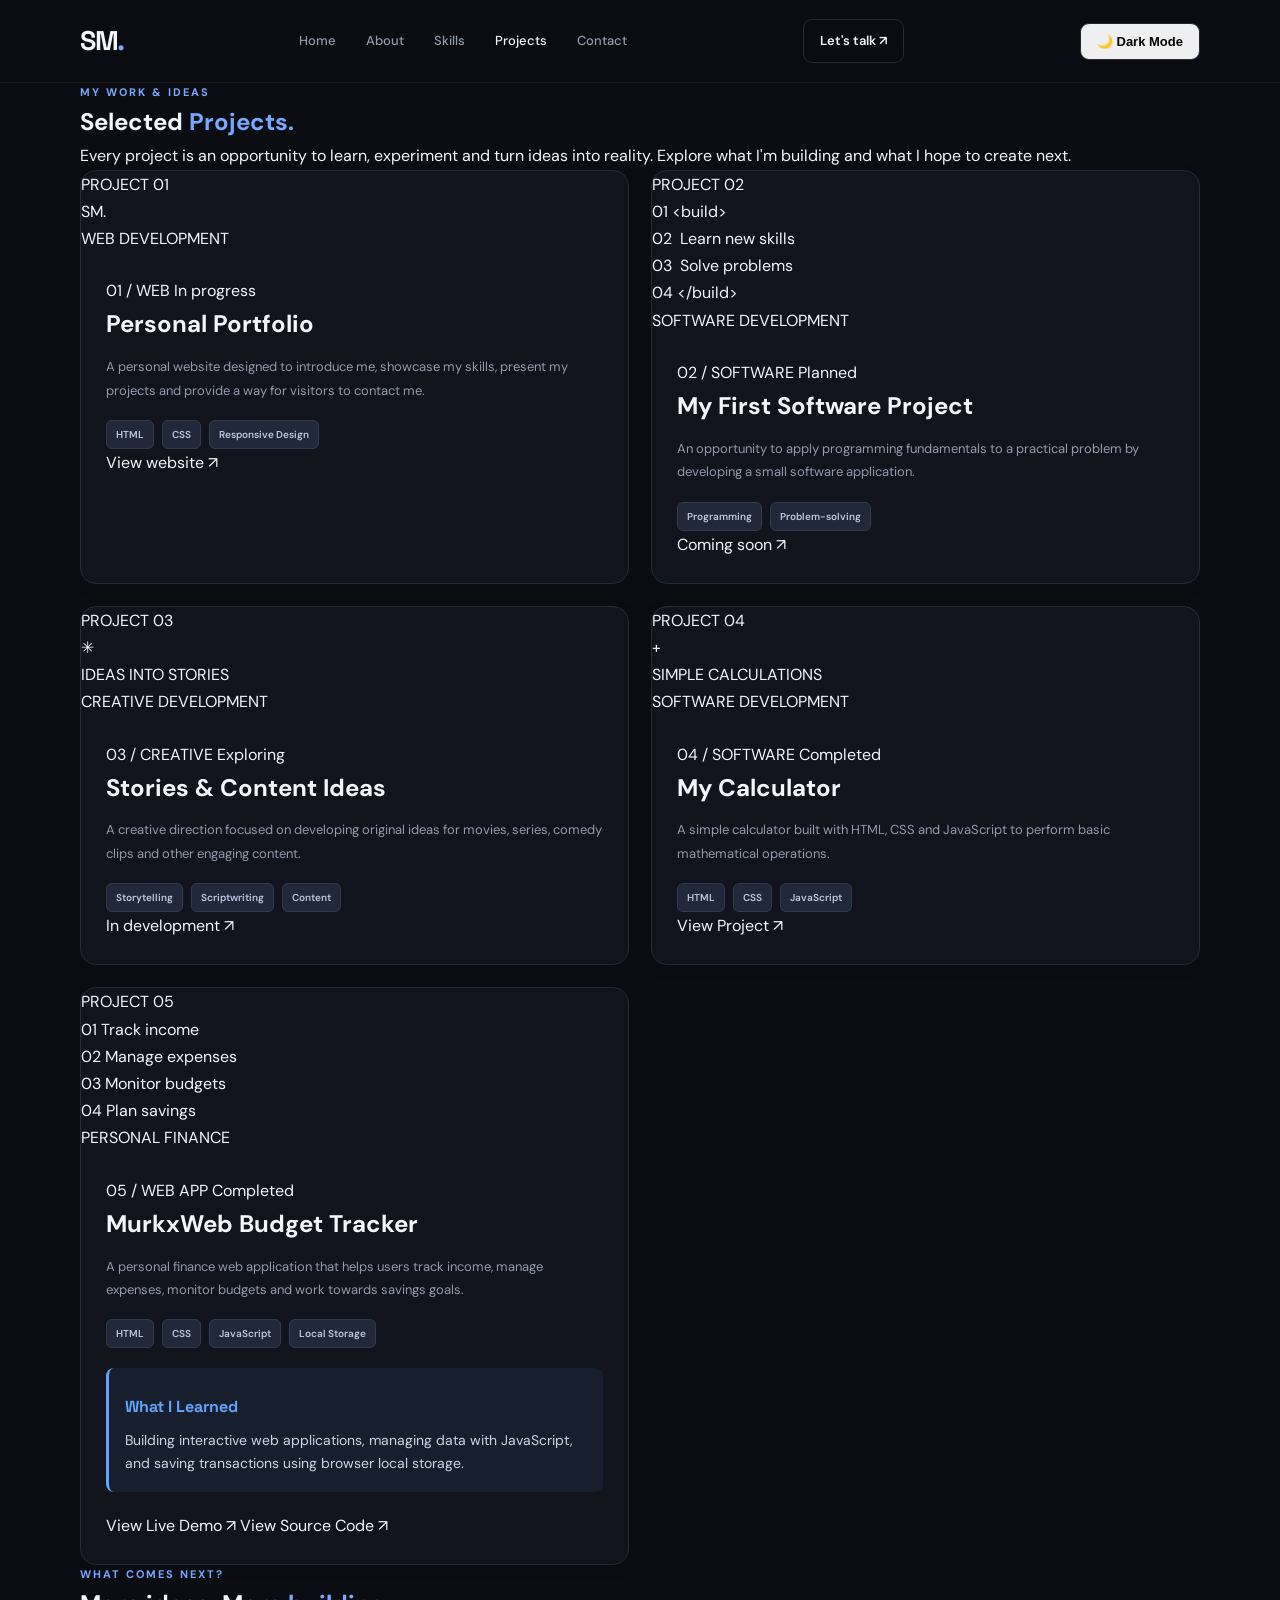
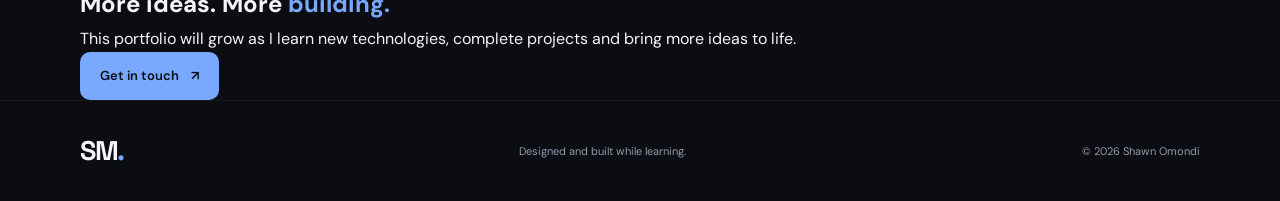
<file: projects.html>
<!DOCTYPE html>
<html lang="en">

<head>
    <meta charset="UTF-8">
    <meta name="viewport" content="width=device-width, initial-scale=1.0">

    <meta name="description"
          content="Explore the software, web development and creative projects of Shawn Omondi.">

    <title>Projects | Shawn Omondi</title>

    <link rel="preconnect" href="https://fonts.googleapis.com">
    <link rel="preconnect" href="https://fonts.gstatic.com" crossorigin>

    <link href="https://fonts.googleapis.com/css2?family=DM+Sans:wght@400;500;600;700&family=Space+Grotesk:wght@400;500;600;700&display=swap"
          rel="stylesheet">

    <link rel="stylesheet" href="style.css">
</head>

<body>

    <header class="header">

        <nav class="navbar container" aria-label="Main navigation">

            <a href="index.html" class="logo">
                SM<span>.</span>
            </a>

            <div class="nav-links">
                <a href="index.html" class="nav-link">Home</a>
                <a href="about.html" class="nav-link">About</a>
                <a href="skills.html" class="nav-link">Skills</a>
                <a href="projects.html" class="nav-link active">Projects</a>
                <a href="contact.html" class="nav-link">Contact</a>
            </div>

            <a href="contact.html" class="nav-button">Let's talk ↗</a>

            <button type="button" id="theme-toggle" class="nav-button">
    🌙 Dark Mode
        </button>
        </nav>

    </header>


    <!-- Main projects page -->
    <main>

        <section class="projects-section container">

            <!-- Page introduction -->
            <div class="projects-heading">

                <p class="eyebrow">MY WORK &amp; IDEAS</p>

                <h1>
                    Selected <span class="accent">Projects.</span>
                </h1>

                <p class="projects-intro">
                    Every project is an opportunity to learn,
                    experiment and turn ideas into reality.
                    Explore what I'm building and what I hope
                    to create next.
                </p>

            </div>


            <!-- Projects grid -->
            <section class="projects-grid">


                <!-- Project 1: Personal portfolio -->
                <article class="project-card">

                    <div class="project-visual portfolio-visual">

                        <span class="project-number">PROJECT 01</span>

                        <div class="project-browser">

                            <div class="browser-dots">
                                <span></span>
                                <span></span>
                                <span></span>
                            </div>

                            <div class="browser-content">

                                <span class="browser-logo">SM.</span>

                                <div class="browser-line"></div>
                                <div class="browser-line short"></div>

                                <div class="browser-button"></div>

                            </div>

                        </div>

                        <span class="project-visual-label">
                            WEB DEVELOPMENT
                        </span>

                    </div>


                    <div class="project-info">

                        <div class="project-meta">
                            <span>01 / WEB</span>
                            <span class="project-status">
                                In progress
                            </span>
                        </div>

                        <h2>Personal Portfolio</h2>

                        <p>
                            A personal website designed to introduce
                            me, showcase my skills, present my projects
                            and provide a way for visitors to contact me.
                        </p>

                        <div class="project-tags">
                            <span>HTML</span>
                            <span>CSS</span>
                            <span>Responsive Design</span>
                        </div>

                        <a href="index.html" class="project-link">
                            View website <span>↗</span>
                        </a>

                    </div>

                </article>


                <!-- Project 2: Software development -->
                <article class="project-card">

                    <div class="project-visual software-visual">

                        <span class="project-number">PROJECT 02</span>

                        <div class="code-window">

                            <div class="code-window-header">
                                <span></span>
                                <span></span>
                                <span></span>
                            </div>

                            <div class="code-lines">
                                <p><span>01</span> &lt;build&gt;</p>
                                <p><span>02</span> &nbsp;Learn new skills</p>
                                <p><span>03</span> &nbsp;Solve problems</p>
                                <p><span>04</span> &lt;/build&gt;</p>
                            </div>

                        </div>

                        <span class="project-visual-label">
                            SOFTWARE DEVELOPMENT
                        </span>

                    </div>


                    <div class="project-info">

                        <div class="project-meta">
                            <span>02 / SOFTWARE</span>
                            <span class="project-status">
                                Planned
                            </span>
                        </div>

                        <h2>My First Software Project</h2>

                        <p>
                            An opportunity to apply programming
                            fundamentals to a practical problem
                            by developing a small software application.
                        </p>

                        <div class="project-tags">
                            <span>Programming</span>
                            <span>Problem-solving</span>
                        </div>

                        <span class="project-link project-link-muted">
                            Coming soon <span>↗</span>
                        </span>

                    </div>

                </article>


                <!-- Project 3: Creative content -->
                <article class="project-card">

                    <div class="project-visual creative-visual">

                        <span class="project-number">PROJECT 03</span>

                        <div class="creative-symbol">
                            ✳
                        </div>

                        <div class="creative-caption">
                            IDEAS INTO STORIES
                        </div>

                        <span class="project-visual-label">
                            CREATIVE DEVELOPMENT
                        </span>

                    </div>


                    <div class="project-info">

                        <div class="project-meta">
                            <span>03 / CREATIVE</span>
                            <span class="project-status">
                                Exploring
                            </span>
                        </div>

                        <h2>Stories &amp; Content Ideas</h2>

                        <p>
                            A creative direction focused on developing
                            original ideas for movies, series, comedy
                            clips and other engaging content.
                        </p>

                        <div class="project-tags">
                            <span>Storytelling</span>
                            <span>Scriptwriting</span>
                            <span>Content</span>
                        </div>

                        <span class="project-link project-link-muted">
                            In development <span>↗</span>
                        </span>

                    </div>

                </article>



                
            <!-- Project 4: Calculator -->
            <article class="project-card">

                <div class="project-visual calculator-visual">

                    <span class="project-number">PROJECT 04</span>

                    <div class="calculator-symbol">
                        +
                    </div>

                    <div class="creative-caption">
                        SIMPLE CALCULATIONS
                    </div>

                    <span class="project-visual-label">
                        SOFTWARE DEVELOPMENT
                    </span>

                </div>

                <div class="project-info">

                    <div class="project-meta">
                        <span>04 / SOFTWARE</span>
                        <span class="project-status">
                            Completed
                        </span>
                    </div>

                    <h2>My Calculator</h2>

                    <p>
                        A simple calculator built with HTML,
                        CSS and JavaScript to perform basic
                        mathematical operations.
                    </p>

                    <div class="project-tags">
                        <span>HTML</span>
                        <span>CSS</span>
                        <span>JavaScript</span>
                    </div>

                    <a href="calculator.html" class="project-link">
                        View Project <span>↗</span>
                    </a>

                </div>

            </article>


                        <!-- Project 5: Budget Tracker -->
            <article class="project-card">

                <div class="project-visual software-visual">

                    <span class="project-number">PROJECT 05</span>

                    <div class="code-window">

                        <div class="code-window-header">
                            <span></span>
                            <span></span>
                            <span></span>
                        </div>

                        <div class="code-lines">
                            <p><span>01</span> Track income</p>
                            <p><span>02</span> Manage expenses</p>
                            <p><span>03</span> Monitor budgets</p>
                            <p><span>04</span> Plan savings</p>
                        </div>

                    </div>

                    <span class="project-visual-label">
                        PERSONAL FINANCE
                    </span>

                </div>

                <div class="project-info">

                    <div class="project-meta">
                        <span>05 / WEB APP</span>
                        <span class="project-status">
                            Completed
                        </span>
                    </div>

                    <h2>MurkxWeb Budget Tracker</h2>

                    <p>
                        A personal finance web application that helps
                        users track income, manage expenses, monitor
                        budgets and work towards savings goals.
                    </p>

                    <div class="project-tags">
                        <span>HTML</span>
                        <span>CSS</span>
                        <span>JavaScript</span>
                        <span>Local Storage</span>
                    </div>
                        <div class="project-learning">
                        <h3>What I Learned</h3>
                        <p>
                            Building interactive web applications,
                            managing data with JavaScript, and saving
                            transactions using browser local storage.
                        </p>
                    </div>

                    <a href="budget-tracker.html" class="project-link">
    View Live Demo <span>↗</span>
                    
                    </a>
                <a href="https://github.com/shawnomondi4744/my-portfolio" 
                class="project-link"
                target="_blank"
                rel="noopener noreferrer">
                View Source Code <span>↗</span>
                    </a>

                </div>

            </article>
            
            </section>


            <!-- Future projects section -->
            <section class="projects-cta">

                <p class="eyebrow">WHAT COMES NEXT?</p>

                <h2>
                    More ideas. More <span class="accent">building.</span>
                </h2>

                <p>
                    This portfolio will grow as I learn new technologies,
                    complete projects and bring more ideas to life.
                </p>

                <a href="contact.html" class="button button-primary">
                    Get in touch <span>↗</span>
                </a>

            </section>

        </section>

    </main>


    <!-- Website footer -->
    <footer class="footer">

        <div class="container footer-content">

            <a href="index.html" class="logo">
                SM<span>.</span>
            </a>

            <p>Designed and built while learning.</p>

            <p>&copy; 2026 Shawn Omondi</p>

        </div>

    </footer>

    <script src="coding-lessons/dark-mode.js"></script>
</body>

</html>
</file>
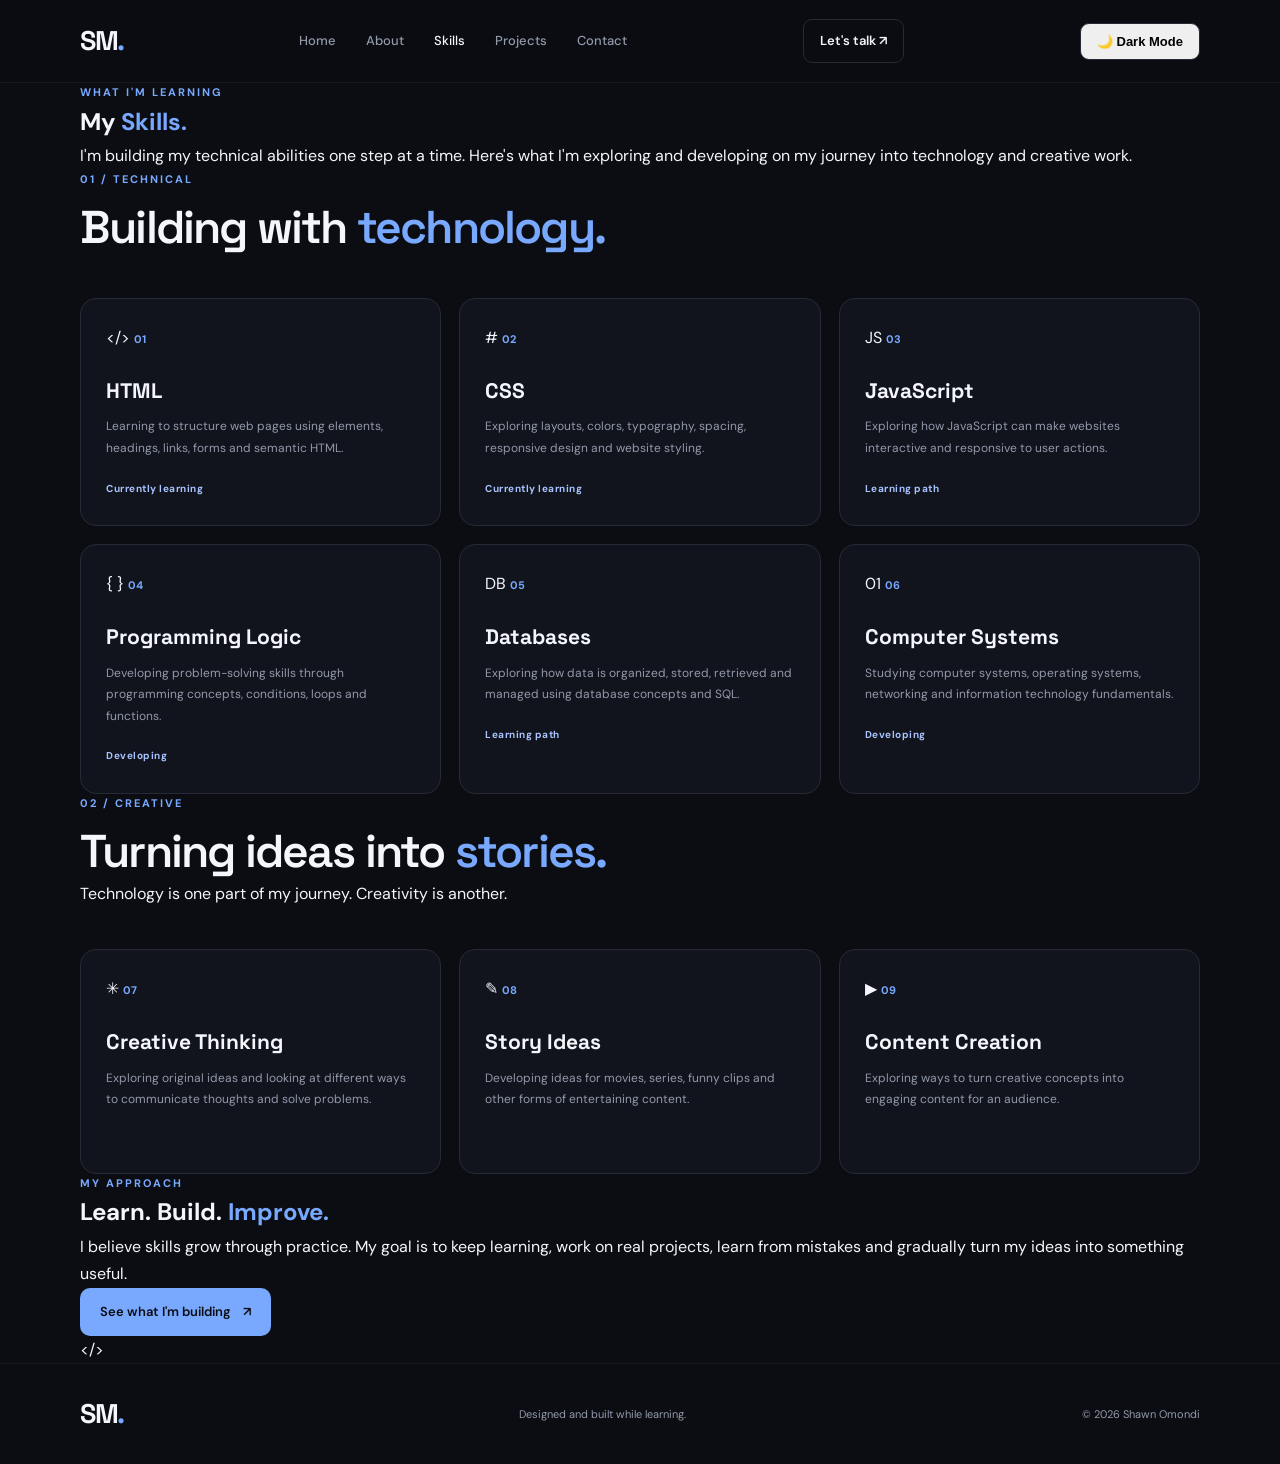
<file: skills.html>
<!DOCTYPE html>
<html lang="en">

<head>
    <meta charset="UTF-8">
    <meta name="viewport" content="width=device-width, initial-scale=1.0">

    <meta name="description"
          content="Explore the technical skills, creative interests and learning journey of Shawn Omondi.">

    <title>Skills | Shawn Omondi</title>

    <!-- Google Fonts -->
    <link rel="preconnect" href="https://fonts.googleapis.com">
    <link rel="preconnect" href="https://fonts.gstatic.com" crossorigin>

    <link href="https://fonts.googleapis.com/css2?family=DM+Sans:wght@400;500;600;700&family=Space+Grotesk:wght@400;500;600;700&display=swap"
          rel="stylesheet">

    <!-- Shared CSS file -->
    <link rel="stylesheet" href="style.css">
</head>

<body>

    <!-- Website navigation -->
    <header class="header">

        <nav class="navbar container" aria-label="Main navigation">

            <a href="index.html" class="logo">
                SM<span>.</span>
            </a>

            <div class="nav-links">
                <a href="index.html" class="nav-link">Home</a>
                <a href="about.html" class="nav-link">About</a>
                <a href="skills.html" class="nav-link active">Skills</a>
                <a href="projects.html" class="nav-link">Projects</a>
                <a href="contact.html" class="nav-link">Contact</a>
            </div>

            <a href="contact.html" class="nav-button">Let's talk ↗</a>

            <button type="button" id="theme-toggle" class="nav-button">
    🌙 Dark Mode
        </button>
        </nav>

    </header>


    <!-- Main skills page -->
    <main>

        <section class="skills-section container">

            <!-- Page introduction -->
            <div class="skills-heading">

                <p class="eyebrow">WHAT I'M LEARNING</p>

                <h1>
                    My <span class="accent">Skills.</span>
                </h1>

                <p class="skills-intro">
                    I'm building my technical abilities one step at a time.
                    Here's what I'm exploring and developing on my journey
                    into technology and creative work.
                </p>

            </div>


            <!-- Technical skills -->
            <section class="skills-category">

                <div class="section-heading">

                    <p class="eyebrow">01 / TECHNICAL</p>

                    <h2>
                        Building with <span class="accent">technology.</span>
                    </h2>

                </div>


                <div class="skills-grid">

                    <!-- HTML -->
                    <article class="skill-card">

                        <div class="skill-top">
                            <span class="skill-icon">&lt;/&gt;</span>
                            <span class="skill-number">01</span>
                        </div>

                        <h3>HTML</h3>

                        <p>
                            Learning to structure web pages using
                            elements, headings, links, forms and
                            semantic HTML.
                        </p>

                        <span class="skill-status">
                            Currently learning
                        </span>

                    </article>


                    <!-- CSS -->
                    <article class="skill-card">

                        <div class="skill-top">
                            <span class="skill-icon">#</span>
                            <span class="skill-number">02</span>
                        </div>

                        <h3>CSS</h3>

                        <p>
                            Exploring layouts, colors, typography,
                            spacing, responsive design and website
                            styling.
                        </p>

                        <span class="skill-status">
                            Currently learning
                        </span>

                    </article>


                    <!-- JavaScript -->
                    <article class="skill-card">

                        <div class="skill-top">
                            <span class="skill-icon">JS</span>
                            <span class="skill-number">03</span>
                        </div>

                        <h3>JavaScript</h3>

                        <p>
                            Exploring how JavaScript can make
                            websites interactive and responsive
                            to user actions.
                        </p>

                        <span class="skill-status">
                            Learning path
                        </span>

                    </article>


                    <!-- Programming -->
                    <article class="skill-card">

                        <div class="skill-top">
                            <span class="skill-icon">{ }</span>
                            <span class="skill-number">04</span>
                        </div>

                        <h3>Programming Logic</h3>

                        <p>
                            Developing problem-solving skills through
                            programming concepts, conditions, loops
                            and functions.
                        </p>

                        <span class="skill-status">
                            Developing
                        </span>

                    </article>


                    <!-- Databases -->
                    <article class="skill-card">

                        <div class="skill-top">
                            <span class="skill-icon">DB</span>
                            <span class="skill-number">05</span>
                        </div>

                        <h3>Databases</h3>

                        <p>
                            Exploring how data is organized, stored,
                            retrieved and managed using database
                            concepts and SQL.
                        </p>

                        <span class="skill-status">
                            Learning path
                        </span>

                    </article>


                    <!-- Computer systems -->
                    <article class="skill-card">

                        <div class="skill-top">
                            <span class="skill-icon">01</span>
                            <span class="skill-number">06</span>
                        </div>

                        <h3>Computer Systems</h3>

                        <p>
                            Studying computer systems, operating
                            systems, networking and information
                            technology fundamentals.
                        </p>

                        <span class="skill-status">
                            Developing
                        </span>

                    </article>

                </div>

            </section>


            <!-- Creative skills -->
            <section class="skills-category">

                <div class="section-heading">

                    <p class="eyebrow">02 / CREATIVE</p>

                    <h2>
                        Turning ideas into <span class="accent">stories.</span>
                    </h2>

                    <p class="category-description">
                        Technology is one part of my journey.
                        Creativity is another.
                    </p>

                </div>


                <div class="skills-grid">

                    <!-- Storytelling -->
                    <article class="skill-card">

                        <div class="skill-top">
                            <span class="skill-icon">✳</span>
                            <span class="skill-number">07</span>
                        </div>

                        <h3>Creative Thinking</h3>

                        <p>
                            Exploring original ideas and looking
                            at different ways to communicate
                            thoughts and solve problems.
                        </p>

                    </article>


                    <!-- Scriptwriting -->
                    <article class="skill-card">

                        <div class="skill-top">
                            <span class="skill-icon">✎</span>
                            <span class="skill-number">08</span>
                        </div>

                        <h3>Story Ideas</h3>

                        <p>
                            Developing ideas for movies, series,
                            funny clips and other forms of
                            entertaining content.
                        </p>

                    </article>


                    <!-- Content creation -->
                    <article class="skill-card">

                        <div class="skill-top">
                            <span class="skill-icon">▶</span>
                            <span class="skill-number">09</span>
                        </div>

                        <h3>Content Creation</h3>

                        <p>
                            Exploring ways to turn creative
                            concepts into engaging content
                            for an audience.
                        </p>

                    </article>

                </div>

            </section>


            <!-- Learning approach -->
            <section class="learning-card">

                <div class="learning-content">

                    <p class="eyebrow">MY APPROACH</p>

                    <h2>
                        Learn. Build. <span class="accent">Improve.</span>
                    </h2>

                    <p>
                        I believe skills grow through practice.
                        My goal is to keep learning, work on real
                        projects, learn from mistakes and gradually
                        turn my ideas into something useful.
                    </p>

                    <a href="projects.html" class="button button-primary">
                        See what I'm building <span>↗</span>
                    </a>

                </div>

                <div class="learning-symbol" aria-hidden="true">
                    &lt;/&gt;
                </div>

            </section>

        </section>

    </main>


    <!-- Website footer -->
    <footer class="footer">

        <div class="container footer-content">

            <a href="index.html" class="logo">
                SM<span>.</span>
            </a>

            <p>Designed and built while learning.</p>

            <p>&copy; 2026 Shawn Omondi</p>

        </div>

    </footer>

    <script src="coding-lessons/dark-mode.js"></script>
</body>

</html>
</file>
<file: style.css>
/* ========================================
   1. DESIGN SYSTEM
======================================== */

:root {
    --bg: #0b0d12;
    --surface: #11141c;
    --surface-hover: #171b26;
    --border: #252a36;

    --text: #f4f6fc;
    --muted: #9299ab;

    --accent: #78a9ff;
    --accent-hover: #a1c2ff;

    --font-body: "DM Sans", sans-serif;
    --font-heading: "Space Grotesk", sans-serif;

    --container-width: 1120px;
    --radius: 16px;

    --transition: 220ms ease;
}


/* ========================================
   2. RESET AND BASE STYLES
======================================== */

* {
    box-sizing: border-box;
    margin: 0;
    padding: 0;
}

html {
    scroll-behavior: smooth;
    scroll-padding-top: 100px;
}

body {
    background: var(--bg);
    color: var(--text);
    font-family: var(--font-body);
    font-size: 16px;
    line-height: 1.7;
    -webkit-font-smoothing: antialiased;
}

a {
    color: inherit;
    text-decoration: none;
}

button,
a {
    -webkit-tap-highlight-color: transparent;
}

button:focus-visible,
a:focus-visible {
    outline: 2px solid var(--accent);
    outline-offset: 5px;
}

::selection {
    background: var(--accent);
    color: var(--bg);
}

.container {
    width: min(
        var(--container-width),
        calc(100% - 48px)
    );
    margin-inline: auto;
}

.accent {
    color: var(--accent);
}


/* ========================================
   3. NAVIGATION
======================================== */

.header {
    position: sticky;
    top: 0;
    z-index: 100;

    background: rgb(11 13 18 / 88%);
    border-bottom: 1px solid rgb(255 255 255 / 5%);

    backdrop-filter: blur(16px);
    -webkit-backdrop-filter: blur(16px);
}

.navbar {
    min-height: 82px;

    display: flex;
    align-items: center;
    justify-content: space-between;
    gap: 28px;
}

.logo {
    font-family: var(--font-heading);
    font-size: 27px;
    font-weight: 700;
    letter-spacing: -1.5px;
}

.logo span {
    color: var(--accent);
}

.nav-links {
    display: flex;
    align-items: center;
    gap: 30px;
}

.nav-link {
    color: var(--muted);
    font-size: 13px;
    font-weight: 500;

    transition: color var(--transition);
}

.nav-link:hover,
.nav-link.active {
    color: var(--text);
}

.nav-button {
    padding: 10px 16px;

    border: 1px solid var(--border);
    border-radius: 9px;

    font-size: 13px;
    font-weight: 600;

    transition:
        border-color var(--transition),
        background var(--transition);
}

.nav-button:hover {
    border-color: var(--accent);
    background: var(--surface);
}


/* ========================================
   4. HERO SECTION
======================================== */

.hero {
    min-height: 620px;
    padding-block: 100px 110px;

    display: grid;
    grid-template-columns: 1.1fr 0.9fr;
    align-items: center;
    gap: 60px;
}

.hero-content {
    max-width: 620px;
}

.availability {
    width: fit-content;

    display: flex;
    align-items: center;
    gap: 9px;

    padding: 7px 12px;
    margin-bottom: 32px;

    color: var(--muted);
    background: var(--surface);

    border: 1px solid var(--border);
    border-radius: 100px;

    font-size: 12px;
}

.status-dot {
    width: 7px;
    height: 7px;

    background: #7ee0ad;
    border-radius: 50%;

    box-shadow: 0 0 12px rgb(126 224 173 / 30%);
}

.eyebrow {
    color: var(--accent);

    font-size: 11px;
    font-weight: 700;
    letter-spacing: 2px;
}

.hero h1 {
    margin-top: 10px;

    font-family: var(--font-heading);
    font-size: clamp(46px, 6vw, 76px);
    font-weight: 700;
    letter-spacing: -4px;
    line-height: 1.12;
}

.hero h2 {
    max-width: 500px;
    margin-top: 18px;

    color: #c5cbd8;

    font-family: var(--font-heading);
    font-size: clamp(21px, 2.6vw, 29px);
    font-weight: 500;
    line-height: 1.4;
    letter-spacing: -0.8px;
}

.hero-description {
    max-width: 490px;
    margin-top: 22px;

    color: var(--muted);
    font-size: 15px;
    line-height: 1.9;
}

.hero-actions {
    display: flex;
    flex-wrap: wrap;
    align-items: center;
    gap: 13px;

    margin-top: 30px;
}

.button {
    min-height: 48px;
    padding: 12px 19px;

    display: inline-flex;
    align-items: center;
    justify-content: center;
    gap: 12px;

    border: 1px solid transparent;
    border-radius: 10px;

    font-size: 13px;
    font-weight: 600;

    transition:
        transform var(--transition),
        background var(--transition),
        border-color var(--transition);
}

.button:hover {
    transform: translateY(-2px);
}

.button-primary {
    color: #0b0d12;
    background: var(--accent);
}

.button-primary:hover {
    background: var(--accent-hover);
}

.button-secondary {
    color: var(--text);
    border-color: var(--border);
    background: transparent;
}

.button-secondary:hover {
    background: var(--surface);
    border-color: #41495c;
}

.hero-footer {
    display: flex;
    align-items: center;
    flex-wrap: wrap;
    gap: 13px;

    margin-top: 48px;

    color: #777f92;
    font-size: 10px;
    font-weight: 700;
    letter-spacing: 1.2px;
}

.footer-divider {
    width: 4px;
    height: 4px;

    background: var(--accent);
    border-radius: 50%;
}


/* ========================================
   5. HERO VISUAL
======================================== */

.hero-visual {
    min-height: 390px;

    position: relative;

    display: grid;
    place-items: center;
}

.visual-orbit {
    position: absolute;

    border: 1px solid rgb(120 169 255 / 12%);
    border-radius: 50%;
}

.orbit-one {
    width: 330px;
    height: 330px;
}

.orbit-two {
    width: 440px;
    height: 440px;

    border-color: rgb(120 169 255 / 7%);
}

.visual-card {
    width: min(100%, 320px);
    padding: 30px;

    position: relative;
    z-index: 2;

    background: linear-gradient(
        145deg,
        #171c28,
        #10131b
    );

    border: 1px solid #2a3141;
    border-radius: 20px;

    box-shadow: 0 30px 100px rgb(0 0 0 / 35%);
}

.visual-label {
    color: var(--muted);

    font-size: 10px;
    font-weight: 700;
    letter-spacing: 1.8px;
}

.visual-symbol {
    margin-top: 25px;

    color: var(--accent);

    font-family: var(--font-heading);
    font-size: 64px;
    font-weight: 700;
    line-height: 1.2;
    letter-spacing: -5px;
}

.visual-card h3 {
    margin-top: 14px;

    font-family: var(--font-heading);
    font-size: 21px;
    letter-spacing: -0.5px;
}

.visual-card > p {
    margin-top: 8px;

    color: var(--muted);
    font-size: 12px;
    line-height: 1.8;
}

.visual-tags {
    display: flex;
    flex-wrap: wrap;
    gap: 8px;

    margin-top: 24px;
}

.visual-tags span,
.project-tags span {
    padding: 5px 9px;

    color: #bdc9e1;
    background: #20283a;

    border: 1px solid #303b52;
    border-radius: 6px;

    font-size: 10px;
    font-weight: 600;
}

.floating-badge {
    padding: 10px 13px;

    position: absolute;
    z-index: 3;

    background: #171c28;
    border: 1px solid var(--border);
    border-radius: 10px;

    font-size: 11px;
    font-weight: 600;

    box-shadow: 0 10px 30px rgb(0 0 0 / 25%);

    animation: float 4s ease-in-out infinite;
}

.floating-badge span {
    margin-right: 5px;
    color: var(--accent);
}

.badge-top {
    top: 65px;
    right: 0;
}

.badge-bottom {
    bottom: 55px;
    left: 0;
    animation-delay: -2s;
}

@keyframes float {
    0%, 100% {
        transform: translateY(0);
    }

    50% {
        transform: translateY(-7px);
    }
}


/* ========================================
   6. GENERAL SECTIONS
======================================== */

.section {
    padding-block: 100px;
    border-top: 1px solid rgb(255 255 255 / 5%);
}

.section-heading {
    max-width: 650px;
    margin-bottom: 42px;
}

.section-heading h2,
.contact-card h2 {
    margin-top: 12px;

    font-family: var(--font-heading);
    font-size: clamp(32px, 4vw, 46px);
    font-weight: 600;
    line-height: 1.2;
    letter-spacing: -1.8px;
}

.section-description {
    margin-top: 15px;
    color: var(--muted);
    font-size: 14px;
}


/* ========================================
   7. ABOUT SECTION
======================================== */

.about-content {
    max-width: 760px;
}

.about-content p {
    color: var(--muted);
    font-size: 16px;
    line-height: 2;
}

.about-content p + p {
    margin-top: 18px;
}


/* ========================================
   8. SKILLS SECTION
======================================== */

.skills-grid {
    display: grid;
    grid-template-columns: repeat(3, minmax(0, 1fr));
    gap: 18px;
}

.skill-card {
    min-height: 225px;
    padding: 25px;

    background: var(--surface);
    border: 1px solid var(--border);
    border-radius: var(--radius);

    transition:
        transform var(--transition),
        border-color var(--transition),
        background var(--transition);
}

.skill-card:hover {
    transform: translateY(-5px);

    background: var(--surface-hover);
    border-color: #465675;
}

.skill-number {
    color: var(--accent);
    font-size: 11px;
    font-weight: 700;
}

.skill-card h3 {
    margin-top: 22px;

    font-family: var(--font-heading);
    font-size: 21px;
}

.skill-card p {
    margin-top: 8px;

    color: var(--muted);
    font-size: 12px;
    line-height: 1.8;
}

.skill-status {
    display: inline-block;
    margin-top: 20px;

    color: #a8c3ff;
    font-size: 10px;
    font-weight: 700;
    letter-spacing: 0.5px;
}


/* ========================================
   9. PROJECTS SECTION
======================================== */

.projects-grid {
    display: grid;
    grid-template-columns: repeat(2, minmax(0, 1fr));
    gap: 22px;
}

.project-card {
    overflow: hidden;

    background: var(--surface);
    border: 1px solid var(--border);
    border-radius: var(--radius);
    
    box-shadow: 0 4px 15px rgba(0, 0, 0, 0.08);

    transition:
        transform var(--transition),
        border-color var(--transition);
}

.project-card:hover {
    transform: translateY(-5px);
    border-color: #465675;
}

.project-preview {
    min-height: 220px;
    padding: 22px;

    display: flex;
    align-items: flex-start;
    justify-content: space-between;

    background:
        radial-gradient(
            circle at 80% 75%,
            rgb(120 169 255 / 17%),
            transparent 45%
        ),
        #151a26;
}

.project-preview > span {
    color: #a4aec3;

    font-size: 10px;
    font-weight: 700;
    letter-spacing: 1px;
}

.preview-symbol {
    align-self: center;

    color: var(--accent);

    font-family: var(--font-heading);
    font-size: 58px;
    font-weight: 700;
}

.preview-two {
    background:
        radial-gradient(
            circle at 25% 30%,
            rgb(174 140 255 / 16%),
            transparent 45%
        ),
        #171522;
}

.preview-two .preview-symbol {
    color: #b9a0ff;
}

.project-info {
    padding: 25px;
}

.project-type {
    color: var(--accent);

    font-size: 10px;
    font-weight: 700;
    letter-spacing: 1.2px;
}

.project-info h3 {
    margin-top: 9px;

    font-family: var(--font-heading);
    font-size: 23px;
}

.project-info > p:not(.project-type) {
    margin-top: 10px;

    color: var(--muted);
    font-size: 13px;
    line-height: 1.8;
}

.project-tags {
    display: flex;
    flex-wrap: wrap;
    gap: 8px;

    margin-top: 18px;
}


/* ========================================
   10. CONTACT SECTION
======================================== */

.contact-card {
    padding: 65px 35px;

    text-align: center;

    background:
        radial-gradient(
            circle at 50% 0%,
            rgb(120 169 255 / 10%),
            transparent 60%
        ),
        var(--surface);

    border: 1px solid var(--border);
    border-radius: 22px;
}

.contact-card h2 {
    max-width: 650px;
    margin: 14px auto 0;
}

.contact-card > p:not(.eyebrow) {
    max-width: 550px;
    margin: 18px auto 25px;

    color: var(--muted);
    font-size: 14px;
    line-height: 1.9;
}


/* ========================================
   11. FOOTER
======================================== */

.footer {
    border-top: 1px solid rgb(255 255 255 / 5%);
}

.footer-content {
    min-height: 100px;

    display: flex;
    align-items: center;
    justify-content: space-between;
    gap: 20px;
}

.footer-content p {
    color: var(--muted);
    font-size: 11px;
}


/* ========================================
   12. RESPONSIVE DESIGN
======================================== */

@media (max-width: 900px) {
    .nav-links {
        gap: 16px;
    }

    .hero {
        grid-template-columns: 1fr;
        gap: 35px;

        padding-block: 80px;
    }

    .hero-content {
        max-width: 700px;
    }

    .hero-visual {
        min-height: 390px;
    }

    .skills-grid {
        grid-template-columns: repeat(2, minmax(0, 1fr));
    }
}


@media (max-width: 600px) {
    .container {
        width: calc(100% - 36px);
    }

    .navbar {
        min-height: 72px;
        gap: 12px;
    }

    .logo {
        font-size: 24px;
    }

    .nav-links {
        max-width: 100%;

        overflow-x: auto;
        gap: 18px;

        scrollbar-width: none;
    }

    .nav-links::-webkit-scrollbar {
        display: none;
    }

    .nav-link {
        flex-shrink: 0;
        font-size: 12px;
    }

    .nav-button {
        display: none;
    }

    .hero {
        padding-block: 65px 75px;
    }

    .availability {
        margin-bottom: 25px;
    }

    .hero h1 {
        font-size: clamp(42px, 11vw, 60px);
        letter-spacing: -2.5px;
    }

    .hero h2 {
        font-size: 22px;
    }

    .hero-description {
        font-size: 14px;
    }

    .hero-footer {
        gap: 9px;
        font-size: 8px;
    }

    .hero-visual {
        min-height: 340px;
    }

    .orbit-one {
        width: 260px;
        height: 260px;
    }

    .orbit-two {
        width: 320px;
        height: 320px;
    }

    .visual-card {
        max-width: 285px;
        padding: 24px;
    }

    .badge-top {
        top: 25px;
    }

    .badge-bottom {
        bottom: 25px;
    }

    .section {
        padding-block: 70px;
    }

    .skills-grid,
    .projects-grid {
        grid-template-columns: 1fr;
    }

    .skill-card {
        min-height: 200px;
    }

    .project-preview {
        min-height: 190px;
    }

    .contact-card {
        padding: 45px 22px;
    }

    .footer-content {
        padding-block: 25px;

        flex-direction: column;
        justify-content: center;
        gap: 8px;

        text-align: center;
    }
}


/* ========================================
   13. REDUCED MOTION ACCESSIBILITY
======================================== */

@media (prefers-reduced-motion: reduce) {
    *,
    *::before,
    *::after {
        scroll-behavior: auto !important;
        animation-duration: 0.01ms !important;
        animation-iteration-count: 1 !important;
        transition-duration: 0.01ms !important;
    }
}
/* ================================
   CONTACT PAGE
================================ */

.contact-section {
    padding-top: 70px;
    padding-bottom: 80px;
}

.contact-heading {
    max-width: 750px;
    margin: 0 auto 45px;
    text-align: center;
}

.contact-heading h1 {
    font-family: "Space Grotesk", sans-serif;
    font-size: clamp(2.2rem, 5vw, 3.5rem);
    line-height: 1.15;
    margin: 15px 0;
}

.contact-intro {
    max-width: 650px;
    margin: 0 auto;
    color: var(--muted);
    line-height: 1.8;
}

.contact-layout {
    display: grid;
    grid-template-columns: 1fr 1.15fr;
    gap: 28px;
    align-items: stretch;
}

/* Left contact information card */
.contact-info {
    background: #f5f5f7;
    color: #242936;
    padding: 38px;
    border-radius: 24px;
    min-width: 0;
}

.contact-info .eyebrow {
    color: #1688ed;
}

.contact-info h2 {
    font-family: "Space Grotesk", sans-serif;
    font-size: 1.8rem;
    line-height: 1.3;
    margin: 18px 0;
    color: #202638;
}

.contact-description {
    color: #727987;
    line-height: 1.8;
    margin-bottom: 30px;
}

.contact-item {
    display: flex;
    align-items: flex-start;
    gap: 16px;
    margin: 26px 0;
}

.contact-icon {
    flex: 0 0 42px;
    width: 42px;
    height: 42px;
    display: grid;
    place-items: center;
    border-radius: 12px;
    background: #e7edf7;
    color: #1688ed;
    font-size: 20px;
}

.contact-item h3 {
    font-size: 0.95rem;
    margin: 0 0 7px;
    color: #202638;
}

.contact-item p {
    color: #727987;
    font-size: 0.9rem;
    line-height: 1.6;
    margin: 0 0 7px;
}

.contact-item a {
    color: #1688ed;
    text-decoration: none;
    overflow-wrap: anywhere;
}

.contact-item a:hover {
    text-decoration: underline;
}

.social-section {
    margin-top: 35px;
}

.social-section h3 {
    font-size: 1rem;
    margin-bottom: 15px;
}

.social-links {
    display: flex;
    flex-wrap: wrap;
    gap: 10px;
}

.social-link {
    color: #1688ed;
    text-decoration: none;
    font-size: 0.85rem;
    padding: 9px 12px;
    border: 1px solid #d9e0eb;
    border-radius: 9px;
}

.social-link:hover {
    background: #e7edf7;
}

/* Right message form card */
.contact-form-card {
    background: #f5f5f7;
    color: #242936;
    padding: 38px;
    border-radius: 24px;
    min-width: 0;
}

.contact-form-card .eyebrow {
    color: #1688ed;
}

.contact-form-card h2 {
    font-family: "Space Grotesk", sans-serif;
    font-size: 1.7rem;
    line-height: 1.3;
    margin: 14px 0;
    color: #202638;
}

.form-description {
    color: #727987;
    line-height: 1.7;
    margin-bottom: 25px;
}

.form-group {
    display: flex;
    flex-direction: column;
    gap: 9px;
    margin-bottom: 18px;
}

.form-group label {
    color: #343b4b;
    font-size: 0.9rem;
    font-weight: 600;
}

.form-group input,
.form-group textarea {
    width: 100%;
    box-sizing: border-box;
    border: 1px solid #27344e;
    border-radius: 12px;
    background: #101a30;
    color: #ffffff;
    padding: 15px 16px;
    font: inherit;
    font-size: 0.95rem;
    outline: none;
    transition: border-color 0.2s, box-shadow 0.2s;
}

.form-group input {
    min-height: 49px;
}

.form-group textarea {
    min-height: 145px;
    resize: vertical;
}

.form-group input::placeholder,
.form-group textarea::placeholder {
    color: #a0aabe;
}

.form-group input:focus,
.form-group textarea:focus {
    border-color: #1688ed;
    box-shadow: 0 0 0 3px rgba(22, 136, 237, 0.15);
}

.form-submit {
    width: 100%;
    justify-content: center;
    border: none;
    cursor: pointer;
    background: #1688ed;
    color: #ffffff;
    font: inherit;
    font-weight: 700;
    padding: 16px 20px;
    border-radius: 12px;
}

.form-submit:hover {
    background: #0876d5;
}

.form-note {
    margin-top: 15px;
    color: #727987;
    font-size: 0.8rem;
    line-height: 1.6;
    text-align: center;
}

/* Bottom message */
.contact-closing {
    text-align: center;
    padding: 70px 15px 20px;
}

.contact-closing h2 {
    font-family: "Space Grotesk", sans-serif;
    font-size: clamp(1.8rem, 4vw, 2.7rem);
    margin: 15px 0 25px;
}

/* Responsive layout for tablets and phones */
@media (max-width: 800px) {
    .contact-layout {
        grid-template-columns: 1fr;
    }

    .contact-info,
    .contact-form-card {
        padding: 28px;
    }

    .contact-heading {
        margin-bottom: 32px;
    }
}

@media (max-width: 480px) {
    .contact-section {
        padding-top: 45px;
        padding-bottom: 50px;
    }

    .contact-info,
    .contact-form-card {
        padding: 22px;
        border-radius: 18px;
    }

    .contact-item {
        gap: 12px;
    }

    .contact-icon {
        flex-basis: 36px;
        width: 36px;
        height: 36px;
    }
}
/* =========================================
   ABOUT PAGE — ORGANIZED CARD LAYOUT
========================================= */

.about-section {
    max-width: 1100px;
    padding: 70px 24px 90px;
    margin: 0 auto;
    box-sizing: border-box;
}

/* Page heading */
.about-heading {
    max-width: 720px;
    margin: 0 auto 45px;
    text-align: center;
}

.about-heading h1 {
    font-family: "Space Grotesk", sans-serif;
    font-size: clamp(2.5rem, 5vw, 3.8rem);
    line-height: 1.15;
    margin: 14px 0 18px;
}

.about-intro {
    max-width: 600px;
    margin: 0 auto;
    color: var(--muted);
    font-size: 1rem;
    line-height: 1.8;
}

/* Large introduction card */
.about-main-card {
    padding: 36px;
    margin-bottom: 26px;
    border: 1px solid var(--border);
    border-radius: 22px;
    background: var(--surface);
    box-sizing: border-box;
}

.about-card-icon {
    width: 58px;
    height: 58px;
    display: flex;
    align-items: center;
    justify-content: center;
    margin-bottom: 22px;
    border: 1px solid var(--border);
    border-radius: 16px;
    background: rgba(255, 255, 255, 0.04);
    color: var(--accent);
    font-family: "Space Grotesk", sans-serif;
    font-size: 1.4rem;
    font-weight: 700;
}

.about-main-card .eyebrow,
.about-info-card .eyebrow {
    letter-spacing: 1.5px;
    font-size: 0.75rem;
}

.about-main-card h2 {
    font-family: "Space Grotesk", sans-serif;
    font-size: 1.7rem;
    margin: 12px 0;
}

.about-main-card > p:last-child {
    max-width: 800px;
    margin-bottom: 0;
    color: var(--muted);
    line-height: 1.9;
}

/* Four evenly spaced information cards */
.about-grid {
    display: grid;
    grid-template-columns: repeat(2, minmax(0, 1fr));
    gap: 24px;
    align-items: stretch;
}

.about-info-card {
    display: flex;
    flex-direction: column;
    align-items: flex-start;
    min-width: 0;
    padding: 30px;
    border: 1px solid var(--border);
    border-radius: 20px;
    background: var(--surface);
    box-sizing: border-box;
    transition: transform 0.25s ease, border-color 0.25s ease;
}

.about-info-card:hover {
    transform: translateY(-4px);
    border-color: var(--accent);
}

.about-info-icon {
    width: 48px;
    height: 48px;
    display: flex;
    align-items: center;
    justify-content: center;
    margin-bottom: 22px;
    border: 1px solid var(--border);
    border-radius: 14px;
    background: rgba(255, 255, 255, 0.04);
    color: var(--accent);
    font-size: 1.35rem;
}

.about-info-card h2 {
    margin: 12px 0;
    font-family: "Space Grotesk", sans-serif;
    font-size: 1.35rem;
}

.about-info-card > p:not(.eyebrow) {
    margin: 0;
    color: var(--muted);
    line-height: 1.85;
    font-size: 0.95rem;
}

.about-card-label {
    display: inline-block;
    margin-top: auto;
    padding: 8px 12px;
    position: relative;
    top: 18px;
    border: 1px solid var(--border);
    border-radius: 50px;
    color: var(--accent);
    font-size: 0.78rem;
}

/* Core values section */
.about-values {
    margin-top: 85px;
}

.about-values .section-heading {
    margin-bottom: 30px;
}

.about-values .section-heading h2 {
    font-family: "Space Grotesk", sans-serif;
    font-size: clamp(1.8rem, 4vw, 2.5rem);
    margin-top: 12px;
}

.values-grid {
    display: grid;
    grid-template-columns: repeat(3, minmax(0, 1fr));
    gap: 22px;
    align-items: stretch;
}

.value-card {
    padding: 28px;
    border: 1px solid var(--border);
    border-radius: 20px;
    background: var(--surface);
    box-sizing: border-box;
    transition: transform 0.25s ease, border-color 0.25s ease;
}

.value-card:hover {
    transform: translateY(-4px);
    border-color: var(--accent);
}

.value-icon {
    margin-bottom: 18px;
    color: var(--accent);
    font-size: 1.8rem;
}

.value-card h3 {
    margin-bottom: 12px;
    font-family: "Space Grotesk", sans-serif;
    font-size: 1.15rem;
}

.value-card p {
    margin-bottom: 0;
    color: var(--muted);
    line-height: 1.8;
    font-size: 0.92rem;
}

/* Final call-to-action card */
.about-closing {
    margin-top: 75px;
    padding: 48px 30px;
    text-align: center;
    border: 1px solid var(--border);
    border-radius: 22px;
    background: var(--surface);
    box-sizing: border-box;
}

.about-closing h2 {
    margin: 14px 0;
    font-family: "Space Grotesk", sans-serif;
    font-size: clamp(1.8rem, 4vw, 2.7rem);
    line-height: 1.3;
}

.about-closing > p:not(.eyebrow) {
    max-width: 600px;
    margin: 0 auto 26px;
    color: var(--muted);
    line-height: 1.8;
}

/* Tablet layout */
@media (max-width: 800px) {
    .about-section {
        padding: 55px 20px 70px;
    }

    .about-grid {
        gap: 18px;
    }

    .about-info-card {
        padding: 24px;
    }

    .values-grid {
        grid-template-columns: repeat(2, minmax(0, 1fr));
    }

    .about-values {
        margin-top: 65px;
    }
}

/* Mobile layout */
@media (max-width: 560px) {
    .about-section {
        padding: 40px 16px 55px;
    }

    .about-heading {
        margin-bottom: 30px;
    }

    .about-main-card {
        padding: 25px;
    }

    .about-grid,
    .values-grid {
        grid-template-columns: 1fr;
        gap: 16px;
    }

    .about-info-card,
    .value-card {
        padding: 25px;
    }

    .about-closing {
        margin-top: 50px;
        padding: 35px 22px;
    }
}
/* Reduce homepage profile picture size */
.profile-image-container {
width: 240px;
}
/* ===== CALCULATOR STYLING ===== */

.calculator-section {
min-height: 100vh;
display: flex;
flex-direction: column;
justify-content: center;
align-items: center;
padding: 30px 15px;
background: #0b1120;
color: #ffffff;
font-family: Arial, sans-serif;
}

.calculator-section h1 {
font-size: 32px;
margin-bottom: 10px;
color: #60a5fa;
}

.calculator-section p {
color: #cbd5e1;
margin-bottom: 25px;
}

.calculator {
width: 100%;
max-width: 320px;
padding: 20px;
background: #172033;
border: 1px solid #334155;
border-radius: 18px;
box-shadow: 0 10px 30px rgba(0, 0, 0, 0.4);
}

#display {
width: 100%;
height: 65px;
box-sizing: border-box;
margin-bottom: 15px;
padding: 10px;
border: none;
border-radius: 10px;
background: #0b1120;
color: #ffffff;
font-size: 28px;
text-align: right;
}

.calculator-buttons {
display: grid;
grid-template-columns: repeat(4, 1fr);
gap: 10px;
}

.calculator-buttons button {
height: 55px;
border: none;
border-radius: 10px;
background: #334155;
color: #ffffff;
font-size: 20px;
cursor: pointer;
transition: background 0.2s, transform 0.2s;
}

.calculator-buttons button:hover {
background: #475569;
transform: translateY(-2px);
}

.calculator-buttons button:active {
transform: scale(0.96);
}

.calculator-buttons .equals {
background: #2563eb;
grid-row: span 2;
height: auto;
}

.calculator-buttons .equals:hover {
background: #1d4ed8;
}

.calculator-buttons .zero {
grid-column: span 2;
}

.calculator-section > a {
margin-top: 25px;
color: #60a5fa;
text-decoration: none;
font-size: 16px;
}

.calculator-section > a:hover {
color: #93c5fd;
text-decoration: underline;
}



#transaction-list {
list-style: none;
padding: 0;
margin-top: 20px;
}

#transaction-list li {
display: flex;
justify-content: space-between;
align-items: center;
gap: 12px;
flex-wrap: wrap;
padding: 15px;
margin-bottom: 12px;
background: #ffffff;
border: 1px solid #e5e7eb;
border-radius: 10px;
box-shadow: 0 3px 8px rgba(0, 0, 0, 0.05);
}

#transaction-list li span {
flex: 1;
min-width: 180px;
color: #333333;
font-size: 15px;
}

#transaction-list button {
padding: 8px 14px;
border: none;
border-radius: 6px;
cursor: pointer;
font-weight: bold;
transition: 0.2s ease;
}

#transaction-list button:first-of-type {
background-color: #2563eb !important;
color: white;
}


#transaction-list button:first-of-type {
background: #2563eb;
color: #ffffff;
}

#transaction-list button:first-of-type:hover {
background: #1d4ed8;
}

#transaction-list button:last-of-type {
background: #dc2626;
color: #ffffff;
}

#transaction-list button:last-of-type:hover {
background: #b91c1c;
}
/* ===== BUDGET TRACKER SUMMARY CARDS ===== */

.summary-container {
display: grid;
grid-template-columns: repeat(3, minmax(0, 1fr));
gap: 20px;
margin: 25px 0;
}

.summary-card {
padding: 25px;
border: 1px solid;
border-radius: 14px;
box-shadow: 0 5px 15px rgba(0, 0, 0, 0.08);
transition: transform 0.2s ease, box-shadow 0.2s ease;
}

.summary-card:hover {
transform: translateY(-4px);
box-shadow: 0 10px 22px rgba(0, 0, 0, 0.12);
}

.summary-card h3 {
margin-top: 0;
font-size: 16px;
color: #475569;
}

.summary-card p {
margin-bottom: 0;
font-size: 26px;
font-weight: bold;
overflow-wrap: anywhere;
}

.balance-card {
background-color: #eff6ff;
border-color: #bfdbfe;
}

.balance-card p {
color: #2563eb;
}

.income-card {
background-color: #f0fdf4;
border-color: #bbf7d0;
}

.income-card p {
color: #16a34a;
}

.expenses-card {
background-color: #fef2f2;
border-color: #fecaca;
}

.expenses-card p {
color: #dc2626;
}

@media (max-width: 650px) {
.summary-container {
grid-template-columns: 1fr;
}
}

.project-learning {
    margin: 20px 0;
    padding: 16px;
    border-left: 3px solid #60a5fa;
    background: rgba(96, 165, 250, 0.08);
    border-radius: 8px;
}

.project-learning h3 {
    font-size: 16px;
    margin-bottom: 8px;
    color: #60a5fa;
}

.project-learning p {
    font-size: 14px;
    line-height: 1.7;
    margin: 0;
    color: #cbd5e1;
}


body.dark-mode {
background-color: #0f172a;
color: #e2e8f0;
}

body.dark-mode .header {
background-color: #0f172a;
border-bottom: 1px solid #334155;
}

body.dark-mode .contact-form-card,
body.dark-mode .contact-info,
body.dark-mode .project-card,
body.dark-mode .skill-card,
body.dark-mode .about-card,
body.dark-mode .calculator-section,
body.dark-mode .budget-section {
background-color: #1e293b;
color: #e2e8f0;
border-color: #334155;
}

body.dark-mode h1,
body.dark-mode h2,
body.dark-mode h3,
body.dark-mode p,
body.dark-mode label {
color: #e2e8f0;
}

body.dark-mode input,
body.dark-mode textarea,
body.dark-mode select {
background-color: #0f172a;
color: #e2e8f0;
border-color: #475569;
}

body.dark-mode .footer {
background-color: #0f172a;
border-top: 1px solid #334155;
}

body.dark-mode .nav-link {
color: #e2e8f0;
}

body.dark-mode .nav-link:hover,
body.dark-mode .nav-link.active {
color: #60a5fa;
}

body.dark-mode .social-link,
body.dark-mode .contact-item a {
color: #60a5fa;
}
</file>
